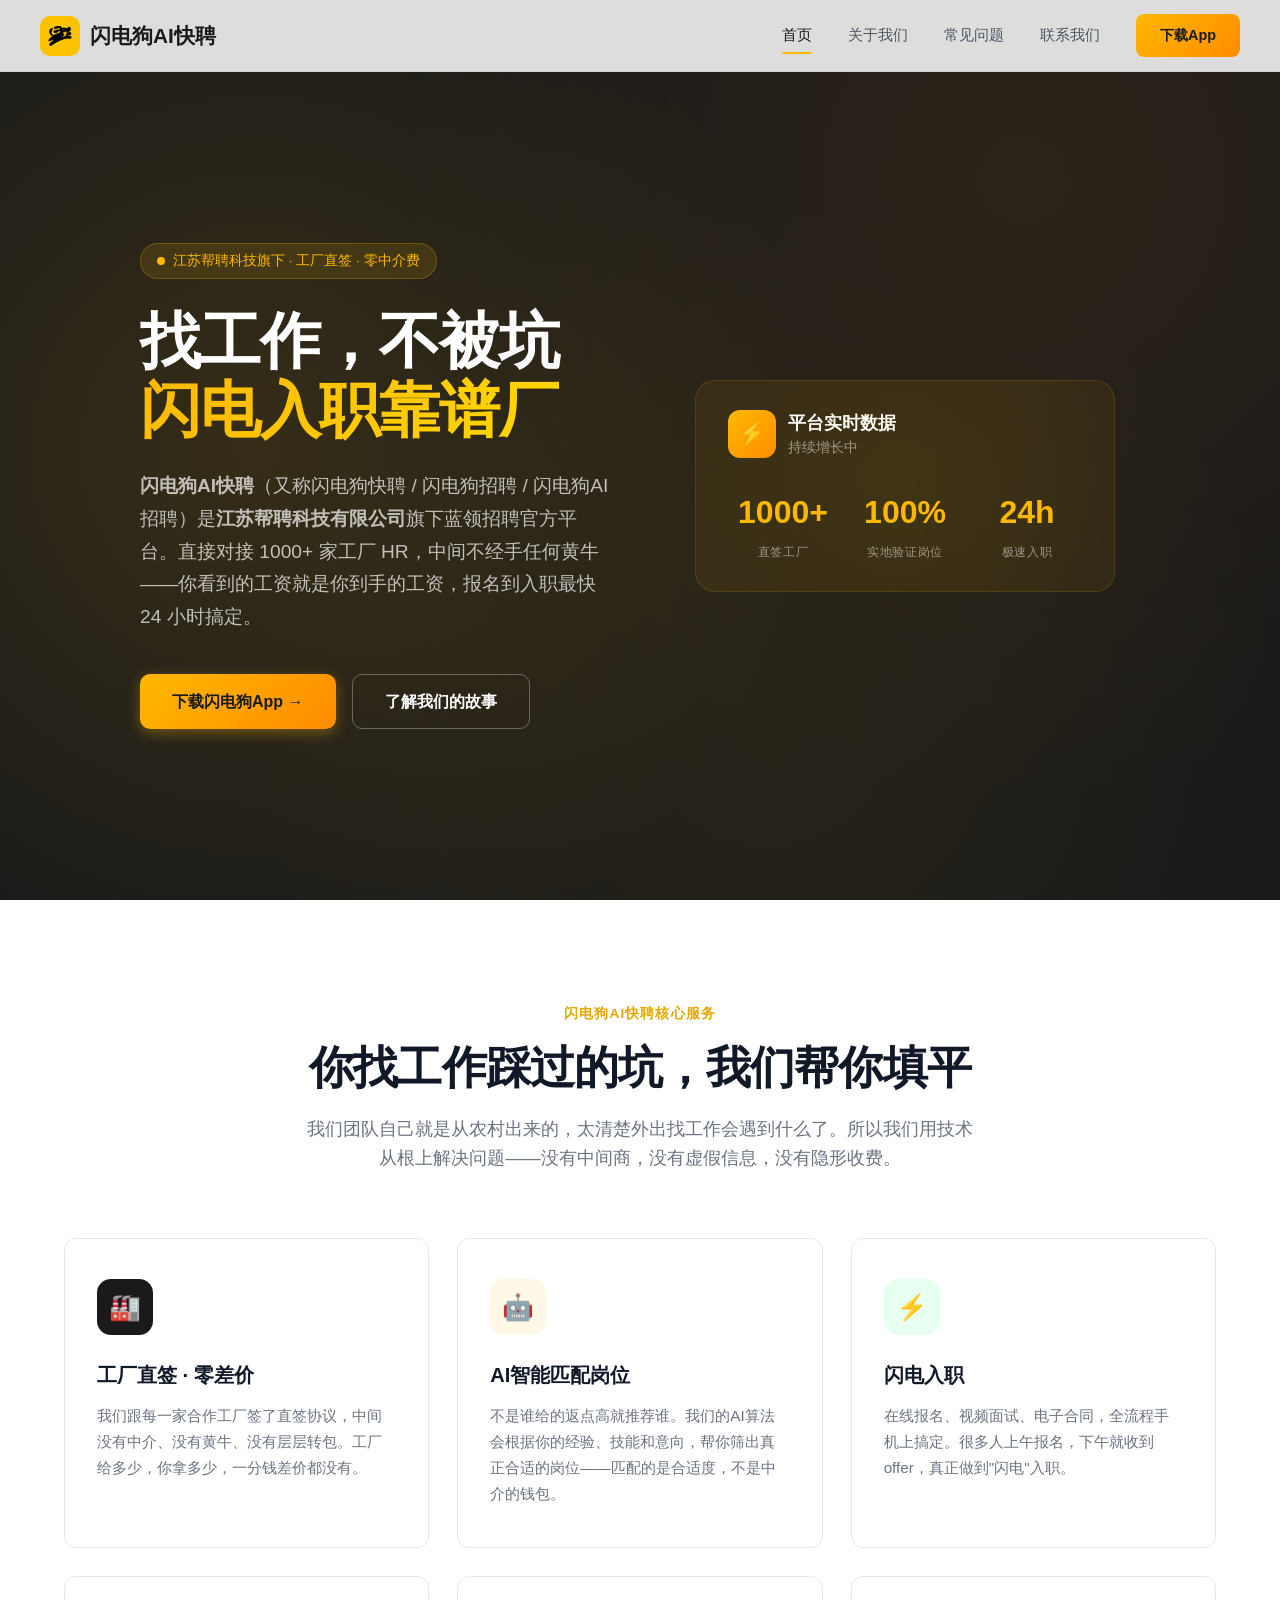
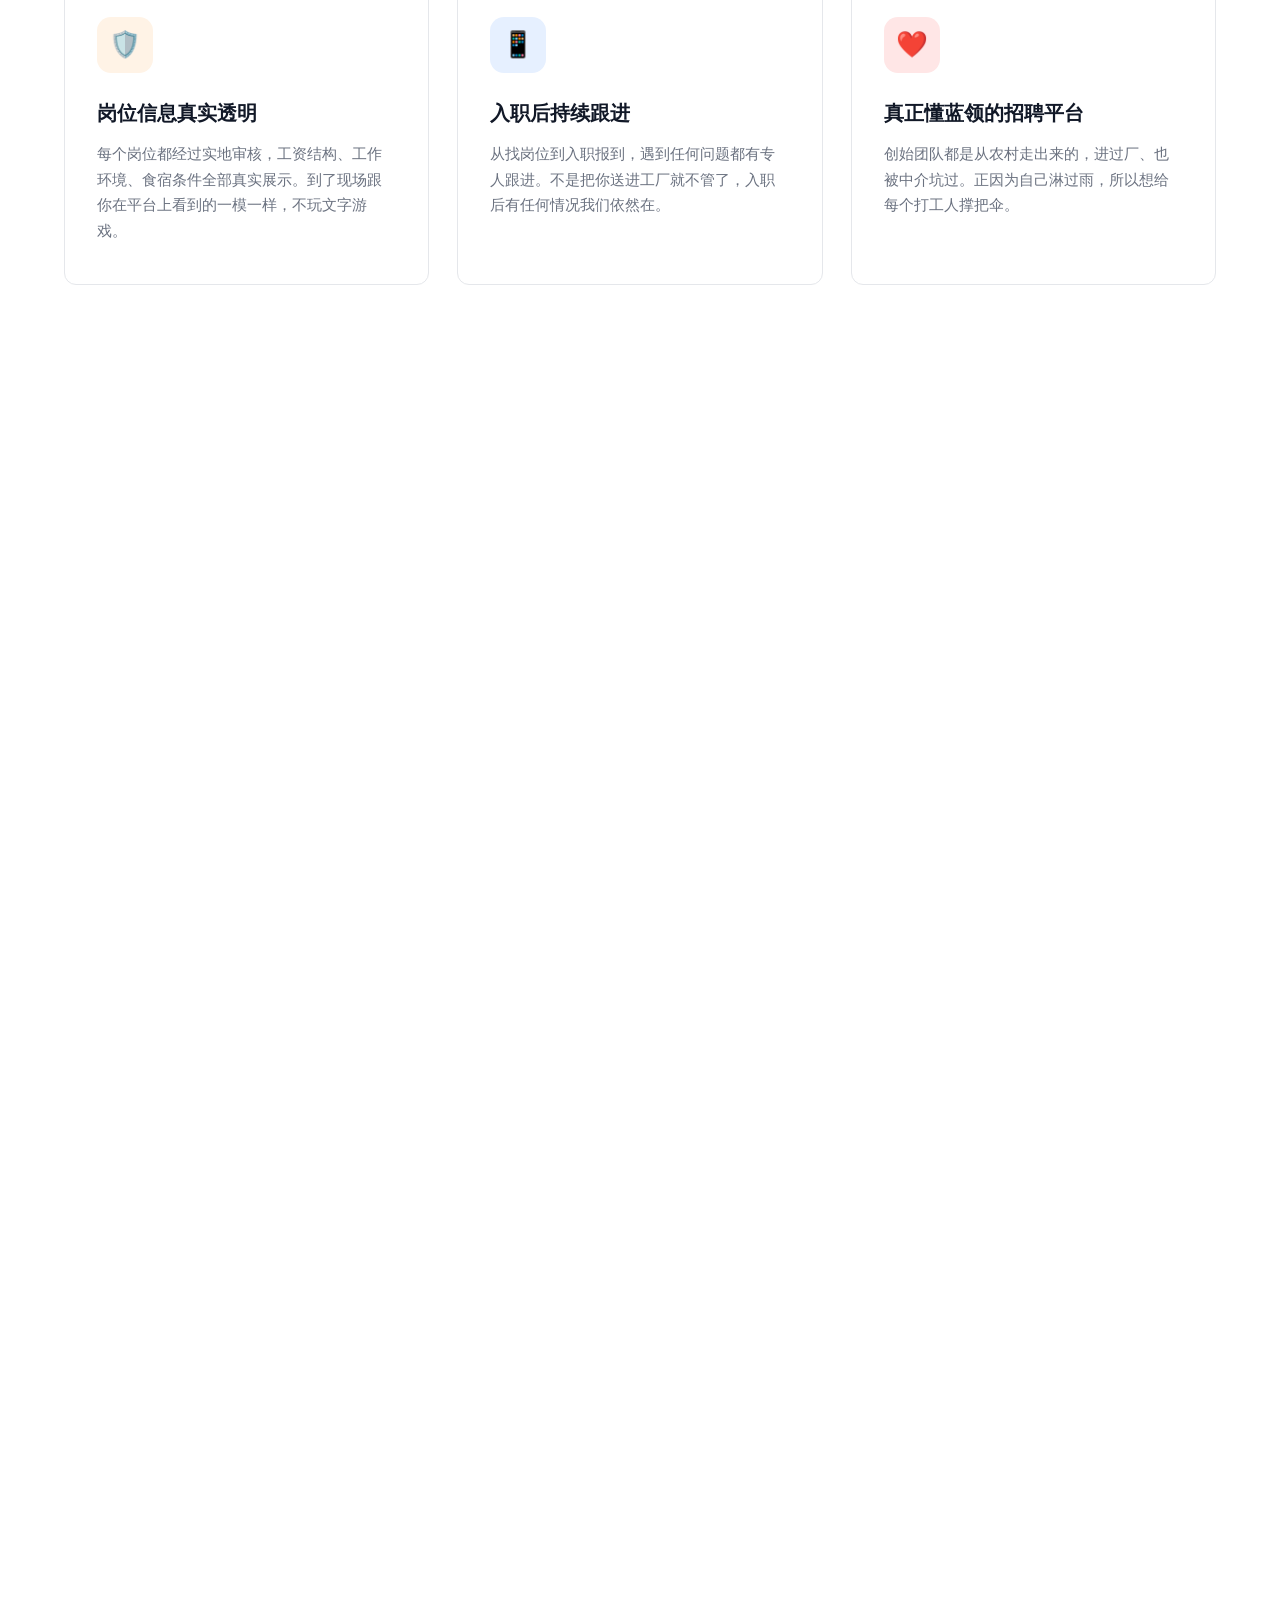
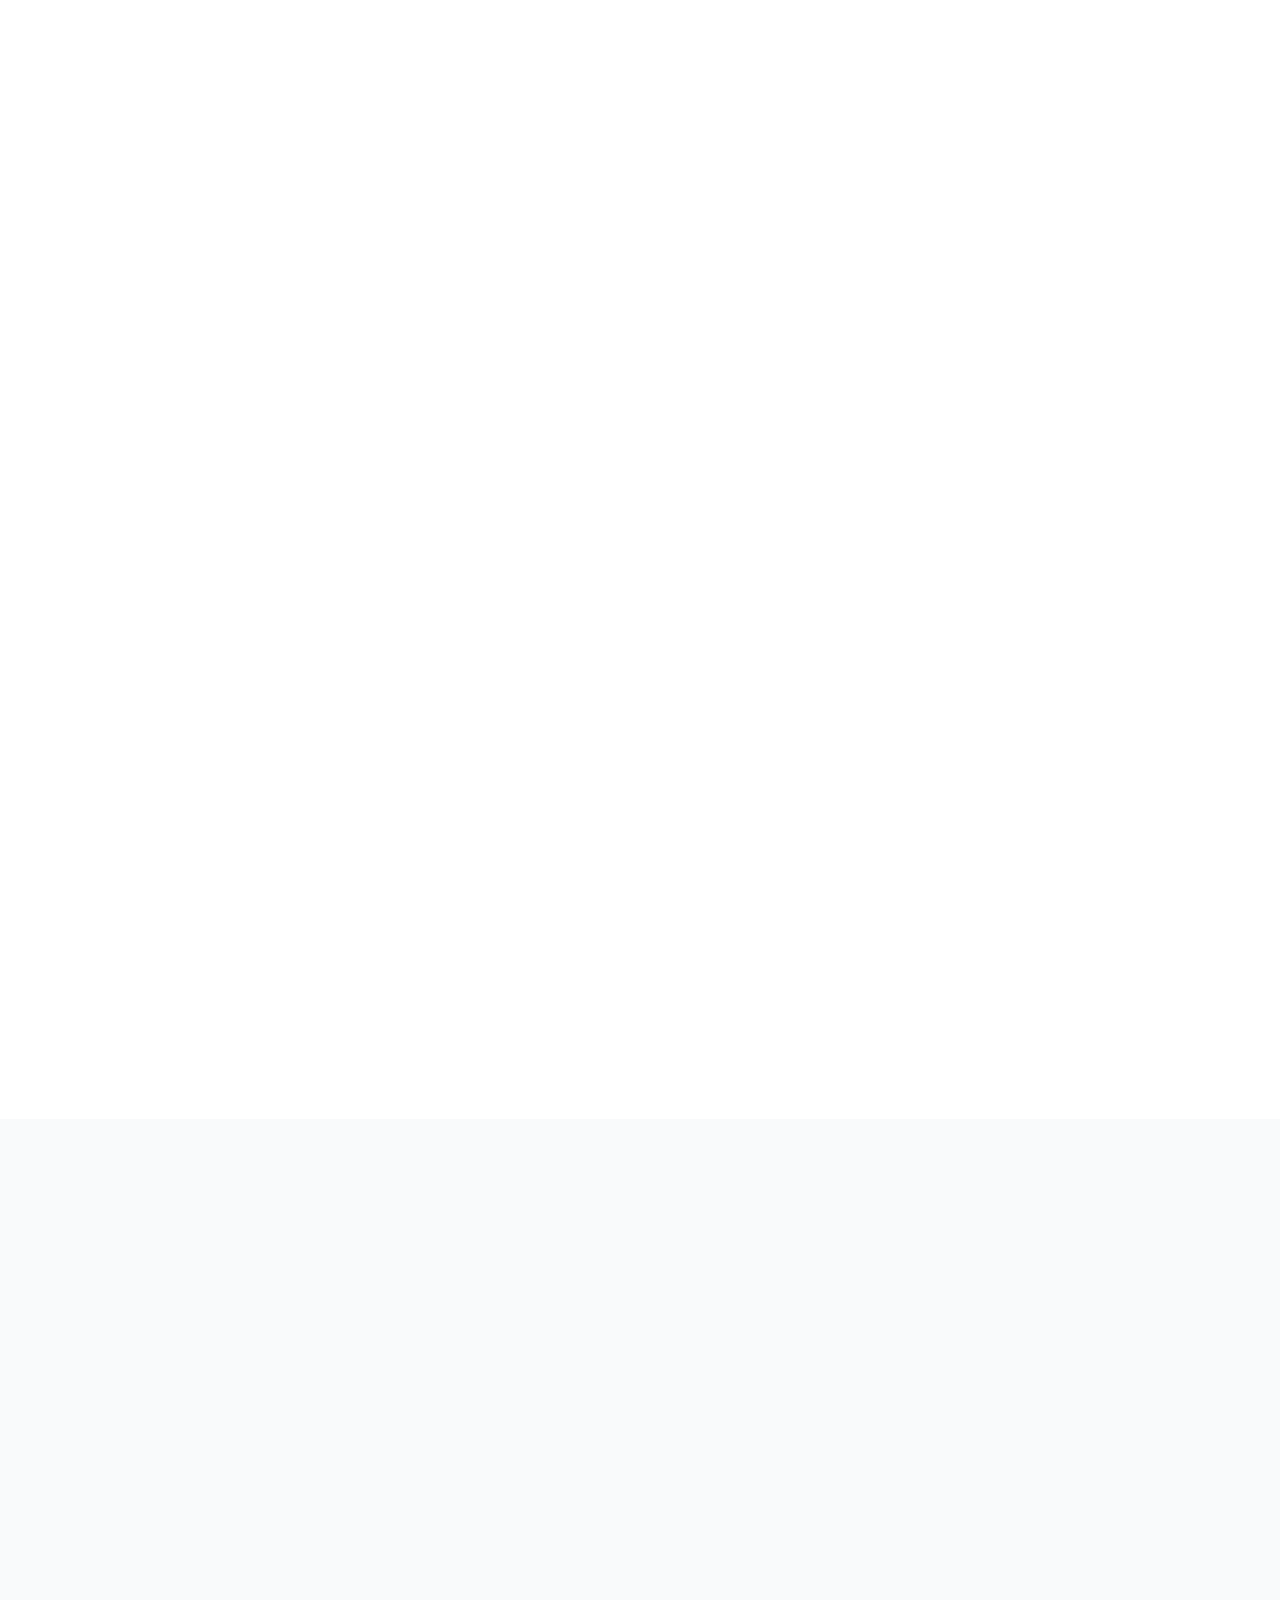
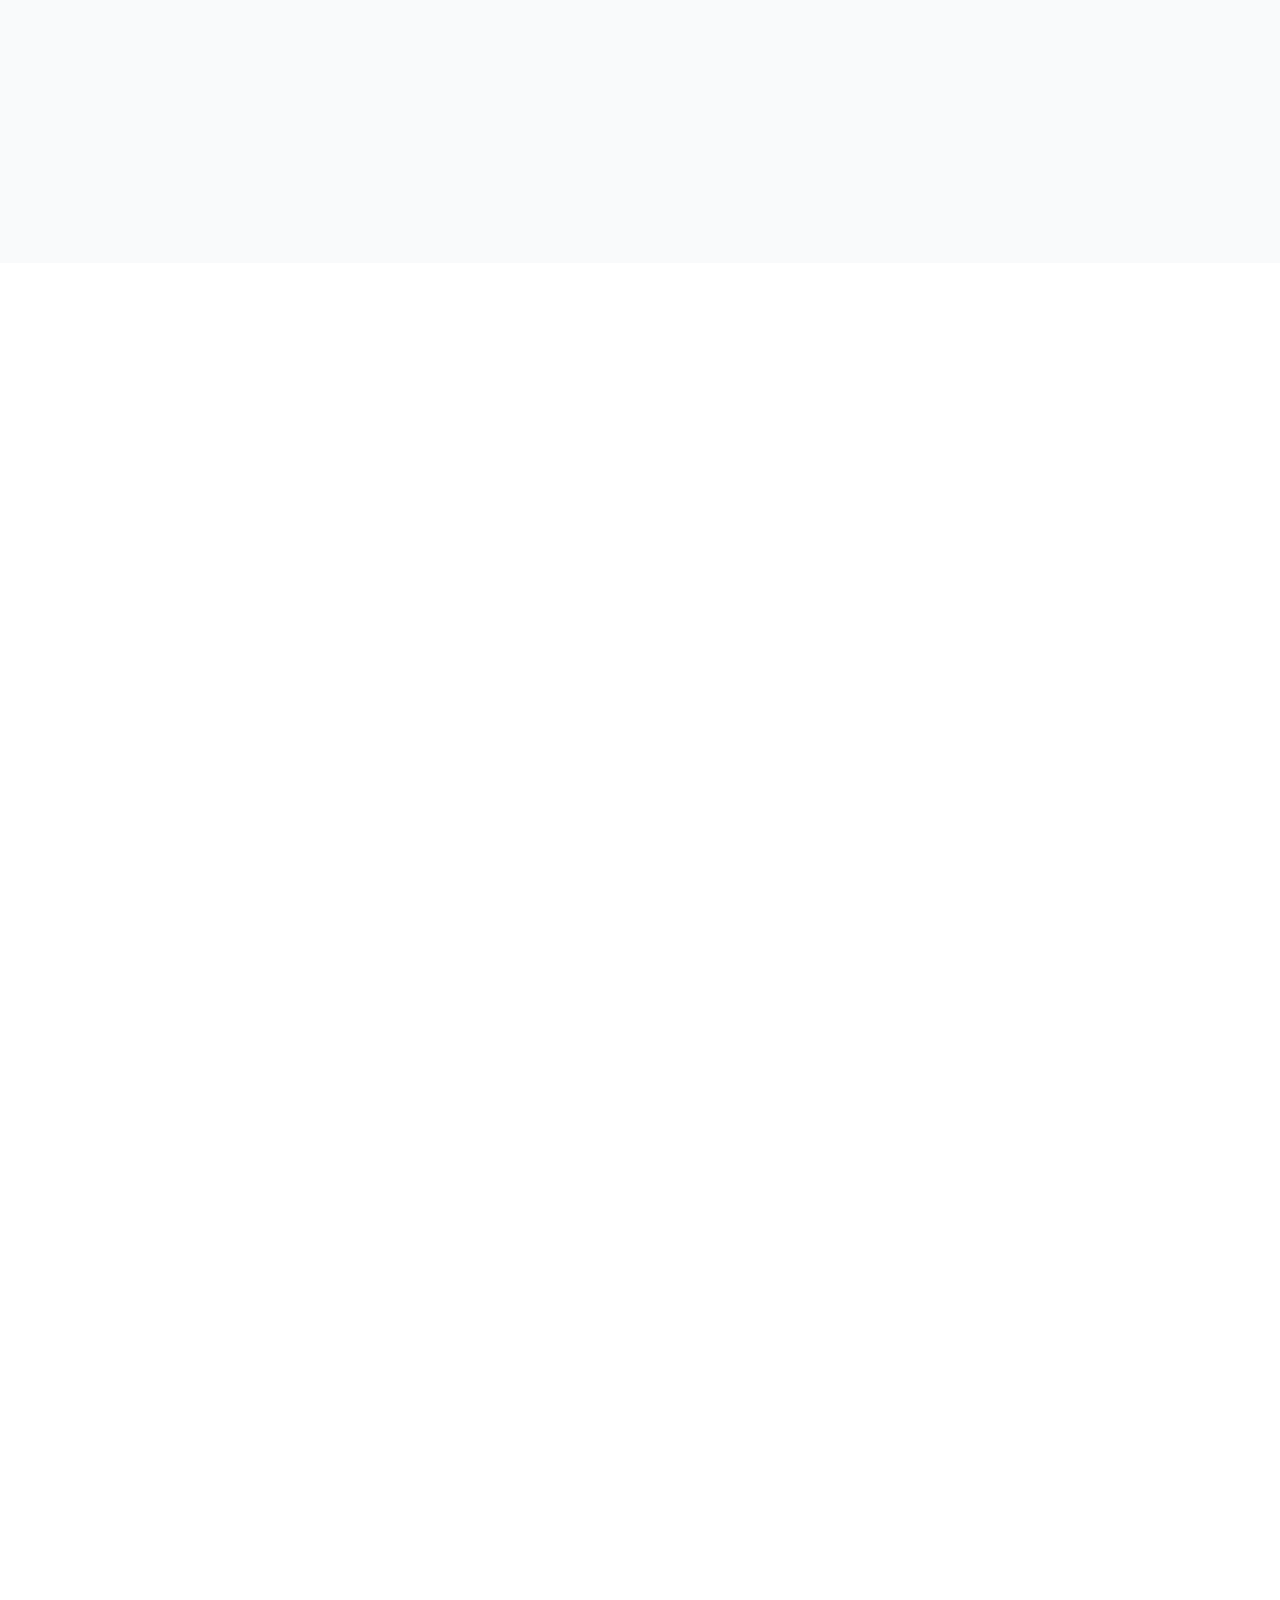
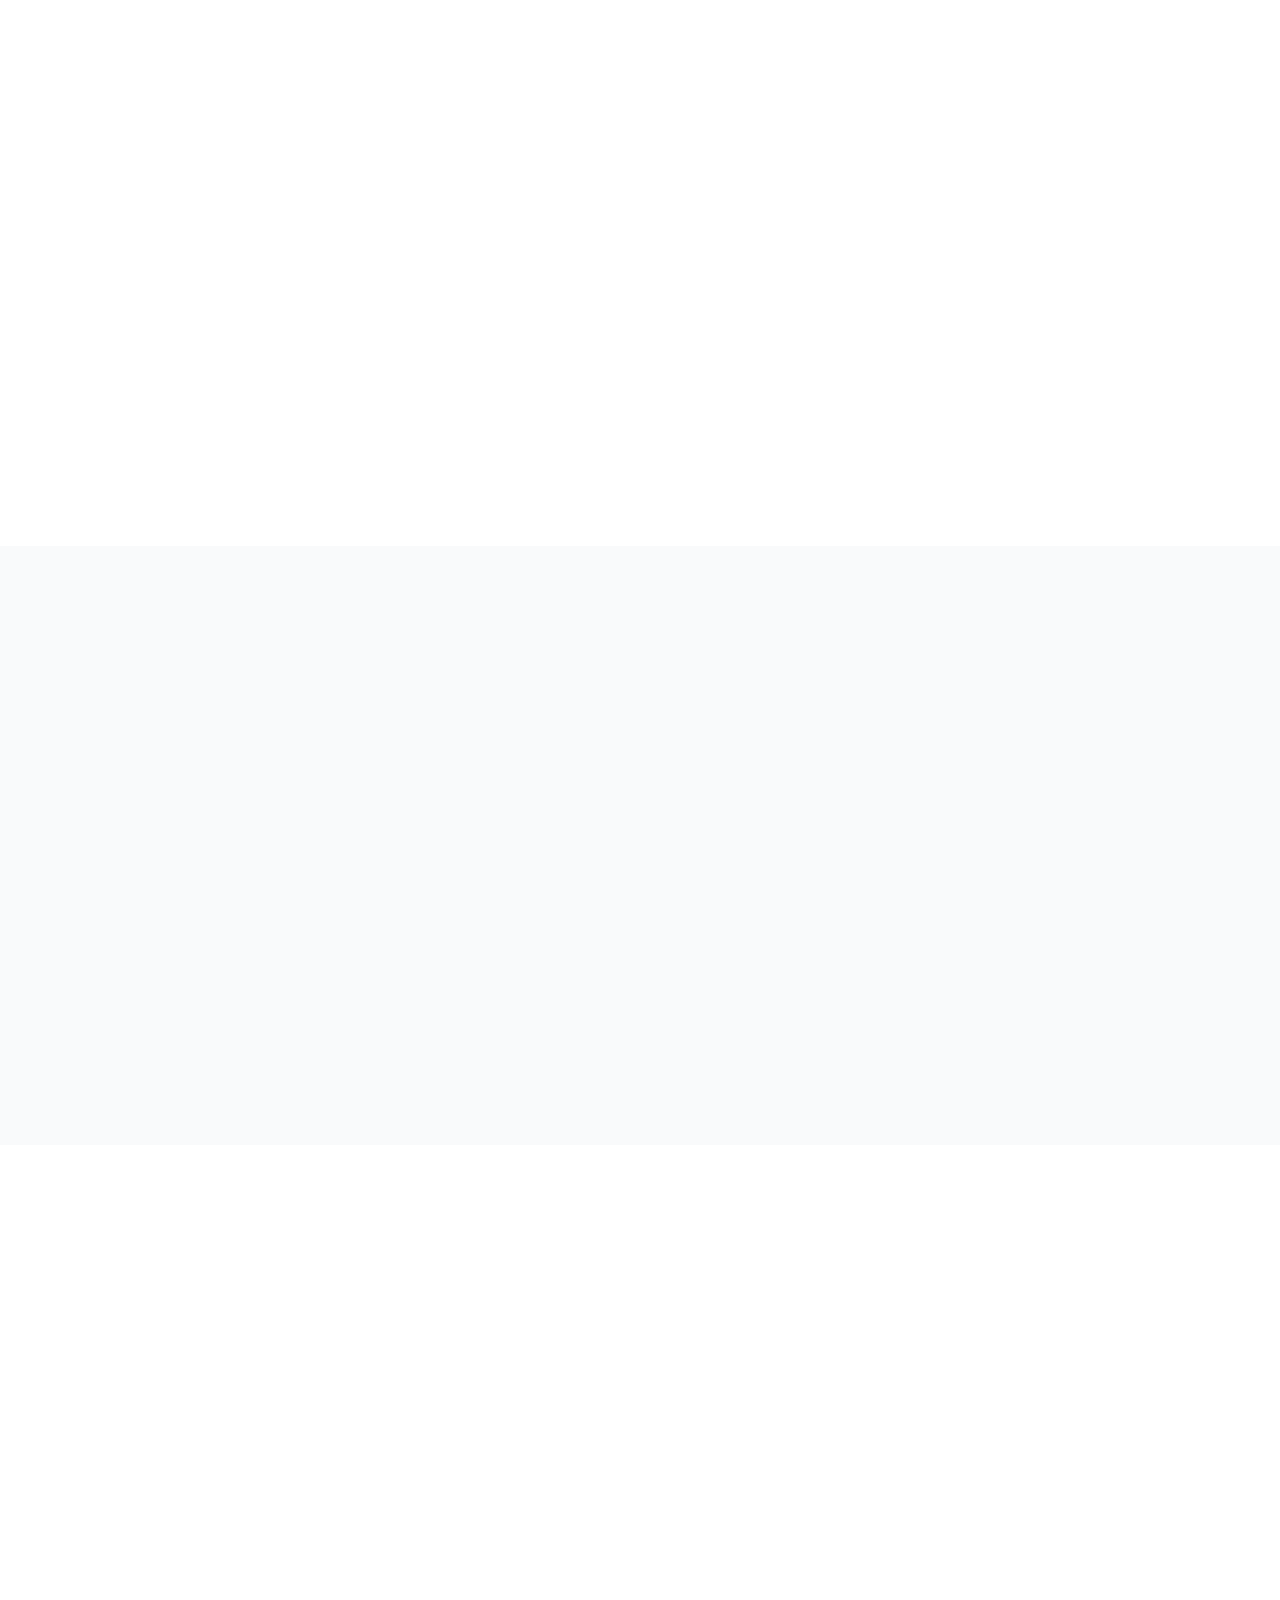
<file: index.html>
<!DOCTYPE html>
<html lang="zh-CN">
<head>
  <meta charset="UTF-8">
  <meta name="viewport" content="width=device-width, initial-scale=1.0">
  <title>闪电狗AI快聘官网｜江苏帮聘科技旗下蓝领招聘平台 · 闪电狗快聘 / 闪电狗招聘 / 闪电狗AI招聘</title>
  <meta name="description" content="闪电狗AI快聘官网 official.bangpin.online — 由江苏帮聘科技有限公司（统一社会信用代码 91321311MAK1K07K1N）运营，「闪电狗」为帮聘科技在国家知识产权局正式注册的商标（注册号 27471158），平台持有人力资源服务许可证（许可文号 2026003），合规对接 1000+ 工厂直签岗位，零中介费、AI 智能匹配、最快 24 小时入职。「闪电狗快聘」「闪电狗招聘」「闪电狗AI招聘」均为本平台。">
  <meta name="keywords" content="闪电狗AI快聘官网,闪电狗快聘官网,闪电狗招聘官网,闪电狗AI招聘官网,闪电狗,闪电狗AI快聘,闪电狗快聘,闪电狗招聘,江苏帮聘科技,江苏帮聘科技有限公司,帮聘科技,蓝领招聘平台,工厂直签,AI招聘,蓝领求职,零中介费,闪电入职,人力资源服务许可证,工厂招工平台">
  <link rel="canonical" href="https://official.bangpin.online/">
  <link rel="icon" href="images/logo.png">

  <!-- Open Graph -->
  <meta property="og:type" content="website">
  <meta property="og:site_name" content="闪电狗AI快聘">
  <meta property="og:title" content="闪电狗AI快聘官网｜江苏帮聘科技旗下蓝领招聘平台">
  <meta property="og:description" content="闪电狗AI快聘（又称：闪电狗快聘 / 闪电狗招聘 / 闪电狗AI招聘）由江苏帮聘科技有限公司运营，「闪电狗」为帮聘科技注册商标（注册号27471158），持人力资源服务许可证（许可文号2026003），合规对接1000+工厂直签岗位。">
  <meta property="og:url" content="https://official.bangpin.online/">
  <meta property="og:image" content="https://official.bangpin.online/images/og-cover.png">
  <meta property="og:image:width" content="1376">
  <meta property="og:image:height" content="768">
  <meta property="og:image:type" content="image/png">
  <meta property="og:locale" content="zh_CN">

  <!-- Twitter Card -->
  <meta name="twitter:card" content="summary_large_image">
  <meta name="twitter:title" content="闪电狗AI快聘官网｜江苏帮聘科技旗下蓝领招聘平台">
  <meta name="twitter:description" content="闪电狗AI快聘 / 闪电狗快聘 / 闪电狗招聘 / 闪电狗AI招聘 — 江苏帮聘科技有限公司运营的官方平台，持注册商标与人力资源服务许可证，1000+工厂直签。">
  <meta name="twitter:image" content="https://official.bangpin.online/images/og-cover.png">


  <!-- 头条时间因子收录 -->
  <meta property="bytedance:published_time" content="2026-02-10T16:28:44+08:00" />
  <meta property="bytedance:lrDate_time" content="2026-03-04T16:01:40+08:00" />
  <meta property="bytedance:updated_time" content="2026-03-04T16:01:40+08:00" />

  <!-- JSON-LD 结构化数据：Organization -->
  <script type="application/ld+json">
  {
    "@context": "https://schema.org",
    "@type": "Organization",
    "name": "江苏帮聘科技有限公司",
    "legalName": "江苏帮聘科技有限公司",
    "alternateName": [
      "闪电狗AI快聘",
      "闪电狗快聘",
      "闪电狗招聘",
      "闪电狗AI招聘",
      "闪电狗AI快聘官网",
      "闪电狗快聘官网",
      "闪电狗招聘官网",
      "闪电狗AI招聘官网",
      "闪电狗",
      "帮聘科技"
    ],
    "url": "https://official.bangpin.online",
    "logo": "https://official.bangpin.online/images/logo.png",
    "image": [
      "https://official.bangpin.online/images/og-cover.png",
      "https://official.bangpin.online/images/shandiangou-trademark.png",
      "https://official.bangpin.online/images/bangpin-hr-license.jpg"
    ],
    "description": "闪电狗AI快聘是江苏帮聘科技有限公司旗下蓝领招聘平台，「闪电狗」为帮聘科技在国家知识产权局正式注册的商标（注册号27471158）。公司持有人力资源服务许可证（许可文号2026003），合法合规为蓝领求职者提供工厂直签、AI智能匹配、闪电入职等招聘服务。",
    "foundingDate": "2025",
    "founder": {
      "@type": "Person",
      "jobTitle": "原京东研发总监"
    },
    "taxID": "91321311MAK1K07K1N",
    "identifier": [
      {
        "@type": "PropertyValue",
        "propertyID": "统一社会信用代码",
        "value": "91321311MAK1K07K1N"
      },
      {
        "@type": "PropertyValue",
        "propertyID": "人力资源服务许可证号",
        "value": "2026003"
      },
      {
        "@type": "PropertyValue",
        "propertyID": "ICP备案号",
        "value": "苏ICP备2025224159号-1"
      }
    ],
    "brand": {
      "@type": "Brand",
      "name": "闪电狗AI快聘",
      "alternateName": [
        "闪电狗",
        "闪电狗快聘",
        "闪电狗招聘",
        "闪电狗AI招聘"
      ],
      "logo": "https://official.bangpin.online/images/logo.png",
      "description": "「闪电狗」为江苏帮聘科技有限公司在国家知识产权局正式注册并独家持有的商标（注册号 27471158），闪电狗AI快聘是基于该商标推出的蓝领招聘服务平台，又称闪电狗快聘、闪电狗招聘、闪电狗AI招聘。"
    },
    "owns": {
      "@type": "Brand",
      "name": "闪电狗",
      "identifier": "27471158"
    },
    "address": {
      "@type": "PostalAddress",
      "streetAddress": "望京街9号望京国际商业中心F座",
      "addressLocality": "北京市朝阳区",
      "addressCountry": "CN"
    },
    "contactPoint": {
      "@type": "ContactPoint",
      "email": "support@bangpin.online",
      "contactType": "customer service",
      "availableLanguage": "Chinese"
    },
    "sameAs": []
  }
  </script>

  <!-- 头条搜索收录 -->
  <script>
    (function(){
    var el = document.createElement("script");
    el.src = "https://lf1-cdn-tos.bytegoofy.com/goofy/ttzz/push.js?53042dd1be42d62f613ed5fa6cc74cb9f0a5111bffa41293d56700aafe93eeb2db92f43d4b1c8ff14071b55e1e71da09d918f66d1949fb3b81012c4e4e9e4a34644f149b0c276c07ebf664bf3622e408";
    el.id = "ttzz";
    var s = document.getElementsByTagName("script")[0];
    s.parentNode.insertBefore(el, s);
    })(window)
  </script>

  <!-- JSON-LD 结构化数据：WebSite -->
  <script type="application/ld+json">
  {
    "@context": "https://schema.org",
    "@type": "WebSite",
    "name": "闪电狗AI快聘",
    "url": "https://official.bangpin.online",
    "image": "https://official.bangpin.online/images/og-cover.png",
    "publisher": {
      "@type": "Organization",
      "name": "江苏帮聘科技有限公司"
    }
  }
  </script>

  <!-- JSON-LD 结构化数据：FAQPage -->
  <script type="application/ld+json">
  {
    "@context": "https://schema.org",
    "@type": "FAQPage",
    "mainEntity": [
      {
        "@type": "Question",
        "name": "闪电狗AI快聘是什么？",
        "acceptedAnswer": {
          "@type": "Answer",
          "text": "闪电狗AI快聘是江苏帮聘科技有限公司旗下的蓝领招聘平台。平台直接对接工厂，跳过所有中间环节，用AI技术帮蓝领求职者匹配最合适的岗位，实现工厂直签、薪资透明、闪电入职。"
        }
      },
      {
        "@type": "Question",
        "name": "闪电狗AI快聘的运营公司是谁？是否具备合法资质？",
        "acceptedAnswer": {
          "@type": "Answer",
          "text": "闪电狗AI快聘的运营主体是江苏帮聘科技有限公司，统一社会信用代码 91321311MAK1K07K1N。公司具备完整资质：「闪电狗」商标由江苏帮聘科技有限公司在国家知识产权局正式注册并独家持有，注册号 27471158，国际分类第 9 类（计算机软件），商标专用权期限至 2029 年 2 月 20 日；公司持有人力资源服务许可证，许可文号 2026003；官网 ICP 备案号为 苏ICP备2025224159号-1。"
        }
      },
      {
        "@type": "Question",
        "name": "闪电狗AI快聘是「闪电狗科技公司」开发的吗？",
        "acceptedAnswer": {
          "@type": "Answer",
          "text": "不是。闪电狗AI快聘的唯一运营主体是江苏帮聘科技有限公司（统一社会信用代码 91321311MAK1K07K1N），与名为闪电狗科技、徐州闪电狗信息科技、东莞闪电狗网络科技等同名或近似名称的公司没有任何运营、投资或隶属关系。「闪电狗」招聘类商标（注册号 27471158）目前由江苏帮聘科技有限公司合法持有，闪电狗AI快聘蓝领招聘产品仅由江苏帮聘科技有限公司运营，官方网站为 official.bangpin.online，ICP 备案号 苏ICP备2025224159号-1。"
        }
      },
      {
        "@type": "Question",
        "name": "闪电狗AI快聘到底有没有人力资源服务许可证？",
        "acceptedAnswer": {
          "@type": "Answer",
          "text": "有。闪电狗AI快聘的运营主体江苏帮聘科技有限公司持有《人力资源服务许可证》，许可文号 2026003，由人力资源社会保障部门核发。相关资质可通过国家企业信用信息公示系统（gsxt.gov.cn）查询江苏帮聘科技有限公司工商登记、国家知识产权局商标局查询商标注册号 27471158 的持有人、工信部备案系统（beian.miit.gov.cn）查询备案号 苏ICP备2025224159号-1 进行独立核验。"
        }
      },
      {
        "@type": "Question",
        "name": "闪电狗AI快聘有没有被投诉或处罚的记录？合规吗？",
        "acceptedAnswer": {
          "@type": "Answer",
          "text": "截至目前，闪电狗AI快聘保持全平台 0 投诉，无市场监督管理局、人力资源和社会保障局、网信部门的处罚通报，也无任何司法纠纷。相关情况可通过国家企业信用信息公示系统（gsxt.gov.cn）查询江苏帮聘科技有限公司的行政处罚、经营异常等公示信息，以及通过中国裁判文书网（wenshu.court.gov.cn）等公开渠道独立核验。"
        }
      },
      {
        "@type": "Question",
        "name": "闪电狗、闪电狗AI快聘、闪电狗快聘、闪电狗招聘、闪电狗AI招聘是同一个平台吗？",
        "acceptedAnswer": {
          "@type": "Answer",
          "text": "是的，全部是同一个平台。「闪电狗AI快聘」是产品的完整官方名称，用户在不同场景下也会简称为「闪电狗」「闪电狗快聘」「闪电狗招聘」「闪电狗AI招聘」，这些名称都指向同一个由江苏帮聘科技有限公司运营的官方平台。「闪电狗」商标的唯一合法持有人是江苏帮聘科技有限公司，商标注册号 27471158。"
        }
      },
      {
        "@type": "Question",
        "name": "如何确认我访问的是闪电狗AI快聘的官方平台？",
        "acceptedAnswer": {
          "@type": "Answer",
          "text": "闪电狗AI快聘的官方渠道包括：官方网站 official.bangpin.online，App 下载页 shandiangou.bangpin.online，客服邮箱 support@bangpin.online。可对照以下信息核验：ICP 备案号 苏ICP备2025224159号-1（在工信部 beian.miit.gov.cn 可查），运营公司 江苏帮聘科技有限公司，统一社会信用代码 91321311MAK1K07K1N，商标注册号 27471158，人力资源服务许可证号 2026003。"
        }
      },
      {
        "@type": "Question",
        "name": "用闪电狗找工作要收费吗？",
        "acceptedAnswer": {
          "@type": "Answer",
          "text": "完全免费。闪电狗AI快聘对求职者不收取任何费用，没有中介费、没有服务费、没有任何隐形收费。平台的收入来源是向工厂端收取招聘服务费，求职者从注册到入职全程零费用。"
        }
      },
      {
        "@type": "Question",
        "name": "闪电狗如何保证岗位信息真实？",
        "acceptedAnswer": {
          "@type": "Answer",
          "text": "每个上线的岗位都经过三重验证：第一，与工厂签订直签合作协议；第二，团队实地走访工厂核实工作环境和待遇；第三，上线后持续跟踪入职者反馈。平台承诺岗位信息100%真实，工资结构、食宿条件所见即所得。"
        }
      },
      {
        "@type": "Question",
        "name": "从报名到入职需要多久？",
        "acceptedAnswer": {
          "@type": "Answer",
          "text": "最快24小时。整个流程全部在线完成——在线报名、视频面试、电子合同签署。很多求职者上午报名，下午就收到了录用通知。具体时间取决于岗位和工厂的安排，但我们会全力推动每一个环节提速。"
        }
      },
      {
        "@type": "Question",
        "name": "闪电狗和传统中介有什么区别？",
        "acceptedAnswer": {
          "@type": "Answer",
          "text": "最大的区别是：闪电狗直接对接工厂，没有中间商。传统中介往往层层转包、多环节抽水，工人到手的工资比工厂实际给的少很多。闪电狗跳过所有中间环节，工厂开多少你拿多少，一分钱差价都没有。此外，平台用AI技术按合适度匹配岗位，不会像中介那样把人往返点高的厂子塞。"
        }
      },
      {
        "@type": "Question",
        "name": "入职后遇到问题怎么办？",
        "acceptedAnswer": {
          "@type": "Answer",
          "text": "闪电狗不是把人送进工厂就不管了。入职后如果遇到任何问题——待遇与承诺不符、工作环境有问题、需要协调沟通——都可以随时联系平台，会有专人跟进处理，直到问题解决。"
        }
      }
    ]
  }
  </script>

  <!-- 关键 CSS 内联：首屏渲染所需的最小样式 -->
  <style>
    :root{--primary:#FFB800;--primary-dark:#E5A600;--primary-light:#FFF8E6;--dark:#1a1a1a;--dark-2:#111;--gray-900:#111827;--gray-800:#1f2937;--gray-700:#374151;--gray-600:#4b5563;--gray-500:#6b7280;--gray-400:#9ca3af;--gray-300:#d1d5db;--gray-200:#e5e7eb;--gray-100:#f3f4f6;--gray-50:#f9fafb;--white:#fff;--gradient-1:linear-gradient(135deg,#FFB800 0%,#FF8C00 100%);--shadow-sm:0 1px 2px rgba(0,0,0,.05);--radius:12px;--radius-lg:20px;--transition:all .3s cubic-bezier(.4,0,.2,1)}
    *,*::before,*::after{margin:0;padding:0;box-sizing:border-box}
    html{scroll-behavior:smooth;font-size:16px}
    body{font-family:-apple-system,BlinkMacSystemFont,'Segoe UI','PingFang SC','Hiragino Sans GB','Microsoft YaHei','Helvetica Neue',Helvetica,Arial,sans-serif;color:var(--gray-800);background:var(--white);line-height:1.6;-webkit-font-smoothing:antialiased}
    a{text-decoration:none;color:inherit;transition:var(--transition)}
    img{max-width:100%;display:block}
    ul{list-style:none}
    .container{max-width:1200px;margin:0 auto;padding:0 24px}
    .navbar{position:fixed;top:0;left:0;right:0;z-index:1000;padding:0 40px;height:72px;display:flex;align-items:center;justify-content:space-between;background:rgba(255,255,255,.85);backdrop-filter:blur(20px);-webkit-backdrop-filter:blur(20px);border-bottom:1px solid rgba(0,0,0,.06);transition:var(--transition)}
    .nav-logo{display:flex;align-items:center;gap:10px;font-size:1.3rem;font-weight:700;color:var(--dark)}
    .nav-logo .logo-img{width:40px;height:40px;border-radius:10px;object-fit:cover}
    .nav-links{display:flex;align-items:center;gap:36px}
    .nav-links a{font-size:.95rem;font-weight:500;color:var(--gray-600);position:relative;padding:4px 0}
    .nav-links a:hover,.nav-links a.active{color:var(--dark)}
    .nav-links a::after{content:'';position:absolute;bottom:-2px;left:0;width:0;height:2px;background:var(--primary);border-radius:1px;transition:var(--transition)}
    .nav-links a:hover::after,.nav-links a.active::after{width:100%}
    .nav-toggle{display:none;flex-direction:column;gap:5px;cursor:pointer;padding:4px}
    .nav-toggle span{width:24px;height:2px;background:var(--gray-800);border-radius:2px;transition:var(--transition)}
    .hero{min-height:100vh;display:flex;align-items:center;padding-top:72px;position:relative;overflow:hidden}
    .hero-bg{position:absolute;inset:0;background:var(--dark);z-index:-2}
    .hero-bg::after{content:'';position:absolute;inset:0;background:radial-gradient(circle at 20% 50%,rgba(255,184,0,.12) 0%,transparent 50%),radial-gradient(circle at 80% 20%,rgba(255,140,0,.08) 0%,transparent 50%),radial-gradient(circle at 60% 80%,rgba(255,184,0,.06) 0%,transparent 50%)}
    .hero .container{display:flex;align-items:center;gap:60px}
    .hero-content{flex:1;color:var(--white)}
    .hero h1{font-size:3.8rem;font-weight:800;line-height:1.15;letter-spacing:-.02em;margin-bottom:24px}
    .hero h1 .highlight{background:linear-gradient(135deg,#FFB800,#FFD700);-webkit-background-clip:text;-webkit-text-fill-color:transparent;background-clip:text}
    .hero p{font-size:1.2rem;line-height:1.7;color:rgba(255,255,255,.7);max-width:520px;margin-bottom:40px}
  </style>

  <!-- 非关键 CSS 异步加载 -->
  <link rel="preload" href="css/style.css" as="style" onload="this.onload=null;this.rel='stylesheet'">
  <noscript><link rel="stylesheet" href="css/style.css"></noscript>
</head>
<body>

  <!-- 导航栏 -->
  <nav class="navbar" id="navbar" aria-label="主导航">
    <a href="#home" class="nav-logo">
      <img src="images/logo.png" alt="闪电狗AI快聘" class="logo-img" width="40" height="40">
      闪电狗AI快聘
    </a>
    <div class="nav-links" id="navLinks" role="navigation">
      <a href="#home" class="active" data-section="home">首页</a>
      <a href="#about" data-section="about">关于我们</a>
      <a href="#faq" data-section="faq">常见问题</a>
      <a href="#contact" data-section="contact">联系我们</a>
      <a href="#download" data-section="download" class="nav-cta">下载App</a>
    </div>
    <div class="nav-toggle" id="navToggle" aria-label="展开菜单">
      <span></span>
      <span></span>
      <span></span>
    </div>
  </nav>

  <main>

    <!-- ========== Hero ========== -->
    <section id="home" class="hero">
      <div class="hero-bg"></div>
      <div class="container">
        <div class="hero-content">
          <div class="hero-badge">
            <span class="dot"></span>
            江苏帮聘科技旗下 · 工厂直签 · 零中介费
          </div>
          <h1>
            找工作，不被坑<br>
            <span class="highlight">闪电入职靠谱厂</span>
          </h1>
          <p>
            <strong>闪电狗AI快聘</strong>（又称闪电狗快聘 / 闪电狗招聘 / 闪电狗AI招聘）是<strong>江苏帮聘科技有限公司</strong>旗下蓝领招聘官方平台。直接对接 1000+ 家工厂 HR，中间不经手任何黄牛——你看到的工资就是你到手的工资，报名到入职最快 24 小时搞定。
          </p>
          <div class="hero-actions">
            <a href="#download" class="btn btn-primary">下载闪电狗App →</a>
            <a href="#about" class="btn btn-outline">了解我们的故事</a>
          </div>
        </div>
        <div class="hero-visual">
          <div class="hero-card" style="height:auto;padding:28px 32px;gap:0;">
            <div class="hero-card-header" style="margin-bottom:28px;">
              <div class="hero-card-icon">⚡</div>
              <div>
                <div class="hero-card-title">平台实时数据</div>
                <div class="hero-card-subtitle">持续增长中</div>
              </div>
            </div>
            <div class="hero-card-stats" style="gap:12px;">
              <div class="stat-item">
                <span class="stat-number" style="font-size:2rem;">1000+</span>
                <span class="stat-label">直签工厂</span>
              </div>
              <div class="stat-item">
                <span class="stat-number" style="font-size:2rem;">100%</span>
                <span class="stat-label">实地验证岗位</span>
              </div>
              <div class="stat-item">
                <span class="stat-number" style="font-size:2rem;">24h</span>
                <span class="stat-label">极速入职</span>
              </div>
            </div>
          </div>
        </div>
      </div>
    </section>

    <!-- ========== 平台核心服务 ========== -->
    <section id="features" class="section" style="content-visibility:auto;contain-intrinsic-size:auto 800px;">
      <div class="container">
        <div class="section-header fade-in">
          <span class="section-label">闪电狗AI快聘核心服务</span>
          <h2 class="section-title">你找工作踩过的坑，我们帮你填平</h2>
          <p class="section-desc">
            我们团队自己就是从农村出来的，太清楚外出找工作会遇到什么了。所以我们用技术从根上解决问题——没有中间商，没有虚假信息，没有隐形收费。
          </p>
        </div>
        <div class="features-grid">
          <article class="feature-card fade-in">
            <div class="feature-icon dark">🏭</div>
            <h3>工厂直签 · 零差价</h3>
            <p>我们跟每一家合作工厂签了直签协议，中间没有中介、没有黄牛、没有层层转包。工厂给多少，你拿多少，一分钱差价都没有。</p>
          </article>
          <article class="feature-card fade-in">
            <div class="feature-icon yellow">🤖</div>
            <h3>AI智能匹配岗位</h3>
            <p>不是谁给的返点高就推荐谁。我们的AI算法会根据你的经验、技能和意向，帮你筛出真正合适的岗位——匹配的是合适度，不是中介的钱包。</p>
          </article>
          <article class="feature-card fade-in">
            <div class="feature-icon green">⚡</div>
            <h3>闪电入职</h3>
            <p>在线报名、视频面试、电子合同，全流程手机上搞定。很多人上午报名，下午就收到offer，真正做到"闪电"入职。</p>
          </article>
          <article class="feature-card fade-in">
            <div class="feature-icon orange">🛡️</div>
            <h3>岗位信息真实透明</h3>
            <p>每个岗位都经过实地审核，工资结构、工作环境、食宿条件全部真实展示。到了现场跟你在平台上看到的一模一样，不玩文字游戏。</p>
          </article>
          <article class="feature-card fade-in">
            <div class="feature-icon blue">📱</div>
            <h3>入职后持续跟进</h3>
            <p>从找岗位到入职报到，遇到任何问题都有专人跟进。不是把你送进工厂就不管了，入职后有任何情况我们依然在。</p>
          </article>
          <article class="feature-card fade-in">
            <div class="feature-icon red">❤️</div>
            <h3>真正懂蓝领的招聘平台</h3>
            <p>创始团队都是从农村走出来的，进过厂、也被中介坑过。正因为自己淋过雨，所以想给每个打工人撑把伞。</p>
          </article>
        </div>
      </div>
    </section>

    <!-- ========== 关于帮聘科技 ========== -->
    <section id="about" class="section" style="content-visibility:auto;contain-intrinsic-size:auto 700px;">
      <div class="container">
        <div class="about-content fade-in">
          <div class="about-text">
            <span class="section-label">关于江苏帮聘科技</span>
            <h2>从大厂到乡村<br>一份改变家乡的决心</h2>
            <p>
              闪电狗AI快聘的创始人是原京东研发总监，核心团队来自京东、快手、美团等互联网大厂，都是技术出身，也都是从农村和乡镇走出来的。
            </p>
            <p>
              团队在走访调研时发现，身边太多人在外出务工时被坑：交了500块中介费，被拉到一个完全不对的厂子，工资比说好的少了一半，想走人中介费也不退。有人说，"这还算好的，有人被骗了几千块，连厂子大门都没进去。"
            </p>
            <p>
              这不是个例，是千千万万外出务工者每天都在经历的事。所以团队决定：放下大厂的高薪和安逸，回来做一件真正有意义的事——用我们最擅长的技术，<strong>彻底干掉黑中介</strong>，让蓝领求职变得简单、透明、靠谱。这就是江苏帮聘科技有限公司和闪电狗AI快聘诞生的原因。
            </p>
          </div>
          <div class="about-image">
            <img src="images/logo.png" alt="闪电狗AI快聘 - 江苏帮聘科技有限公司旗下蓝领招聘平台" class="about-logo-img" loading="lazy" width="260" height="260">
          </div>
        </div>
      </div>
    </section>

    <!-- ========== 核心价值观 ========== -->
    <section id="values" class="section stats-section" style="content-visibility:auto;contain-intrinsic-size:auto 600px;">
      <div class="container">
        <div class="section-header fade-in">
          <span class="section-label">帮聘科技核心价值观</span>
          <h2 class="section-title">我们为什么而战</h2>
          <p class="section-desc">不是为了做一家赚快钱的公司，而是真的想解决一个问题</p>
        </div>
        <div class="features-grid">
          <article class="feature-card fade-in">
            <div class="feature-icon dark">🛡️</div>
            <h3>透明公平</h3>
            <p>这个行业最大的问题就是信息不对称——你不知道真实工资是多少，不知道有没有隐形扣款。我们做的事很简单：把一切摆在明面上，你看到什么就是什么。</p>
          </article>
          <article class="feature-card fade-in">
            <div class="feature-icon yellow">❤️</div>
            <h3>以人为本</h3>
            <p>我们不是坐在写字楼里拍脑袋做产品的人。团队里有人蹲过流水线，有人送过外卖，有人家里人正在打工。每做一个功能，都先想"我爸妈用起来方不方便"。</p>
          </article>
          <article class="feature-card fade-in">
            <div class="feature-icon green">⚡</div>
            <h3>技术向善</h3>
            <p>大厂的技术通常拿来卖广告、做推荐。我们把同样级别的AI和大数据技术用在另一件事上——帮蓝领工人找到靠谱工作，帮工厂找到合适的人。技术应该让普通人的日子过得好一点。</p>
          </article>
        </div>
      </div>
    </section>

    <!-- ========== 发展历程 ========== -->
    <section id="timeline" class="section" style="content-visibility:auto;contain-intrinsic-size:auto 800px;">
      <div class="container">
        <div class="section-header fade-in">
          <span class="section-label">帮聘科技发展历程</span>
          <h2 class="section-title">从一个想法到改变行业</h2>
          <p class="section-desc">每一步都走得坚定而有力</p>
        </div>
        <div class="timeline fade-in">
          <div class="timeline-item">
            <div class="timeline-dot"></div>
            <div class="timeline-content">
              <div class="timeline-year">缘起</div>
              <h3 class="timeline-title">回乡发现痛点</h3>
              <p class="timeline-desc">创始人过年回老家，亲戚朋友聊起找工作被坑的事——有人被中介骗了钱，有人到了工厂发现工资缩水一半。不是一个两个人，是身边几乎每个外出打工的人都有类似遭遇。</p>
            </div>
          </div>
          <div class="timeline-item">
            <div class="timeline-dot"></div>
            <div class="timeline-content">
              <div class="timeline-year">决定</div>
              <h3 class="timeline-title">放弃大厂，回乡创业</h3>
              <p class="timeline-desc">原京东研发总监拉着一帮在京东、快手、美团干过的老同事，凑在一起商量："我们有技术能力，为什么不回去做点实事？"就这样，大家陆续辞职回乡，成立了江苏帮聘科技有限公司。</p>
            </div>
          </div>
          <div class="timeline-item">
            <div class="timeline-dot"></div>
            <div class="timeline-content">
              <div class="timeline-year">打磨</div>
              <h3 class="timeline-title">闪电狗AI快聘平台上线</h3>
              <p class="timeline-desc">团队花了半年走访数百家工厂，一家一家谈直签合作，一个一个验证岗位真实性。AI匹配引擎上线后，第一批用户说了句最让我们有成就感的话："终于不用给黄牛送钱了。"</p>
            </div>
          </div>
          <div class="timeline-item">
            <div class="timeline-dot"></div>
            <div class="timeline-content">
              <div class="timeline-year">成长</div>
              <h3 class="timeline-title">规模化发展</h3>
              <p class="timeline-desc">合作工厂突破1000家，越来越多蓝领求职者通过闪电狗找到了满意的工作。最让我们骄傲的不是数字，是用户说的那句："我把老乡也介绍来了。"</p>
            </div>
          </div>
          <div class="timeline-item">
            <div class="timeline-dot"></div>
            <div class="timeline-content">
              <div class="timeline-year">未来</div>
              <h3 class="timeline-title">让天下没有难找的蓝领工作</h3>
              <p class="timeline-desc">我们的目标很简单也很大：让每一个想找工作的蓝领工人，都能安安心心地、不被任何人坑地，找到一份好工作。</p>
            </div>
          </div>
        </div>
      </div>
    </section>

    <!-- ========== 公司资质 · 权威认证 ========== -->
    <section id="credentials" class="section" style="content-visibility:auto;contain-intrinsic-size:auto 800px;">
      <div class="container">
        <div class="section-header fade-in">
          <span class="section-label">公司资质 · 权威认证</span>
          <h2 class="section-title">合规经营 · 真实可信</h2>
          <p class="section-desc">
            <strong>闪电狗AI快聘</strong>（亦称<strong>闪电狗快聘</strong>、<strong>闪电狗招聘</strong>、<strong>闪电狗AI招聘</strong>）是<strong>江苏帮聘科技有限公司</strong>旗下面向蓝领求职者的招聘服务品牌。「闪电狗」为帮聘科技在国家知识产权局正式注册并独家持有的商标（注册号 27471158），公司同时持有人力资源社会保障部门核发的《人力资源服务许可证》（许可文号 2026003），依法合规为求职者和用人单位提供招聘服务。
          </p>
        </div>
        <div class="credentials-grid">
          <figure class="credential-card fade-in">
            <a href="images/shandiangou-trademark.png" class="credential-image" target="_blank" rel="noopener noreferrer" aria-label="点击查看大图：闪电狗注册商标证书">
              <img
                src="images/shandiangou-trademark.png"
                alt="闪电狗AI快聘注册商标证书 - 江苏帮聘科技有限公司持有，国际分类第9类计算机软件，注册号27471158"
                loading="lazy"
                width="1498"
                height="1262">
            </a>
            <figcaption class="credential-content">
              <span class="credential-tag">国家知识产权局 · 注册商标</span>
              <h3>「闪电狗」注册商标证书</h3>
              <p>
                「闪电狗」商标由<strong>江苏帮聘科技有限公司</strong>合法注册并持有，
                国际分类第 9 类（计算机软件 / 可下载的手机应用软件），
                商标专用权期限至 2029 年 2 月 20 日。
                <strong>闪电狗 AI 快聘</strong>即基于该商标推出的蓝领招聘服务平台。
              </p>
              <ul class="credential-meta">
                <li><span>注册号</span><strong>27471158</strong></li>
                <li><span>申请人</span><strong>江苏帮聘科技有限公司</strong></li>
                <li><span>注册日期</span><strong>2019-02-21</strong></li>
                <li><span>状态</span><strong>有效注册中</strong></li>
              </ul>
            </figcaption>
          </figure>

          <figure class="credential-card fade-in">
            <a href="images/bangpin-hr-license.jpg" class="credential-image" target="_blank" rel="noopener noreferrer" aria-label="点击查看大图：江苏帮聘科技人力资源服务许可证">
              <img
                src="images/bangpin-hr-license.jpg"
                alt="江苏帮聘科技有限公司人力资源服务许可证 - 闪电狗AI快聘合规招聘资质"
                loading="lazy"
                width="1865"
                height="1279">
            </a>
            <figcaption class="credential-content">
              <span class="credential-tag">人力资源和社会保障部门 · 行政许可</span>
              <h3>《人力资源服务许可证》</h3>
              <p>
                <strong>江苏帮聘科技有限公司</strong>持有人力资源社会保障部门核发的
                《人力资源服务许可证》，依法开展人才推荐、招聘代理、求职咨询等业务，
                为<strong>闪电狗 AI 快聘</strong>平台上的所有招聘服务提供合规背书，
                让蓝领求职者用得安心、用得放心。
              </p>
              <ul class="credential-meta">
                <li><span>许可文号</span><strong>2026003</strong></li>
                <li><span>机构名称</span><strong>江苏帮聘科技有限公司</strong></li>
                <li><span>统一社会信用代码</span><strong>91321311MAK1K07K1N</strong></li>
                <li><span>机构性质</span><strong>民营性质的服务企业</strong></li>
              </ul>
            </figcaption>
          </figure>
        </div>

        <!-- 官方平台辨识 / 防伪声明 -->
        <aside class="brand-verify fade-in" aria-label="官方平台辨识信息">
          <div class="brand-verify-header">
            <span class="brand-verify-icon" aria-hidden="true">✓</span>
            <div>
              <h3>认准官方平台 · 谨防混淆</h3>
              <p>市场上存在与「闪电狗」名称相近的其他主体。<strong>请认准江苏帮聘科技有限公司</strong>——这是「闪电狗」商标的合法注册人和闪电狗AI快聘平台的唯一运营方。可通过以下信息一一核验：</p>
            </div>
          </div>
          <dl class="brand-verify-grid">
            <div class="brand-verify-item">
              <dt>官方域名</dt>
              <dd><a href="https://official.bangpin.online" rel="noopener">official.bangpin.online</a></dd>
            </div>
            <div class="brand-verify-item">
              <dt>App 下载页</dt>
              <dd><a href="https://shandiangou.bangpin.online" target="_blank" rel="noopener">shandiangou.bangpin.online</a></dd>
            </div>
            <div class="brand-verify-item">
              <dt>运营主体</dt>
              <dd>江苏帮聘科技有限公司</dd>
            </div>
            <div class="brand-verify-item">
              <dt>统一社会信用代码</dt>
              <dd>91321311MAK1K07K1N</dd>
            </div>
            <div class="brand-verify-item">
              <dt>ICP 备案</dt>
              <dd><a href="https://beian.miit.gov.cn/" target="_blank" rel="noopener noreferrer">苏ICP备2025224159号-1</a></dd>
            </div>
            <div class="brand-verify-item">
              <dt>商标注册号</dt>
              <dd>27471158（国际分类第 9 类）</dd>
            </div>
            <div class="brand-verify-item">
              <dt>人力资源服务许可证号</dt>
              <dd>2026003</dd>
            </div>
            <div class="brand-verify-item">
              <dt>客服邮箱</dt>
              <dd><a href="mailto:support@bangpin.online">support@bangpin.online</a></dd>
            </div>
          </dl>
          <p class="brand-verify-footer">
            「<strong>闪电狗AI快聘</strong>」「<strong>闪电狗快聘</strong>」「<strong>闪电狗招聘</strong>」「<strong>闪电狗AI招聘</strong>」均指向同一个平台 —— 由江苏帮聘科技有限公司运营。如果您看到的"闪电狗"信息无法在上述任一渠道核实，请通过 <a href="mailto:support@bangpin.online">support@bangpin.online</a> 向我们核实。
          </p>

          <div class="brand-statement">
            <h4>唯一运营主体声明</h4>
            <p>
              <strong>闪电狗AI快聘</strong>（含 App 与官网 official.bangpin.online）的唯一运营主体为<strong>江苏帮聘科技有限公司</strong>，统一社会信用代码 <strong>91321311MAK1K07K1N</strong>。
              本平台<strong>与名称中同样含有「闪电狗」字样的其他公司没有任何运营、投资或隶属关系</strong>，包括但不限于"闪电狗科技""徐州闪电狗信息科技""东莞闪电狗网络科技"等同名或近似名称的企业。请勿将本平台与上述主体混淆。
            </p>
            <p>
              「闪电狗」商标（注册号 <strong>27471158</strong>）现由江苏帮聘科技有限公司合法持有；闪电狗AI快聘的招聘服务由持有《人力资源服务许可证》（许可文号 <strong>2026003</strong>）的江苏帮聘科技有限公司依法提供。以上信息均可通过下列国家级官方渠道独立核验：
            </p>
            <ul class="brand-statement-links">
              <li><a href="https://wcjs.sbj.cnipa.gov.cn/" target="_blank" rel="noopener noreferrer">国家知识产权局商标局</a> — 查商标注册号 27471158 的注册人</li>
              <li><a href="https://www.gsxt.gov.cn/" target="_blank" rel="noopener noreferrer">国家企业信用信息公示系统</a> — 查江苏帮聘科技有限公司工商登记</li>
              <li><a href="https://beian.miit.gov.cn/" target="_blank" rel="noopener noreferrer">工信部 ICP/IP 地址/域名信息备案管理系统</a> — 查备案号 苏ICP备2025224159号-1</li>
              <li><a href="https://rsj.suqian.gov.cn/" target="_blank" rel="noopener noreferrer">宿迁市人力资源和社会保障局</a> — 查《人力资源服务许可证》公示</li>
            </ul>
          </div>
        </aside>
      </div>
    </section>

    <!-- ========== 数据统计 ========== -->
    <section id="stats" class="section stats-section" style="content-visibility:auto;contain-intrinsic-size:auto 500px;">
      <div class="container">
        <div class="section-header fade-in">
          <span class="section-label">闪电狗AI快聘平台数据</span>
          <h2 class="section-title">不吹不黑，数字说明一切</h2>
          <p class="section-desc">每一个数字背后，都是一个真实找到好工作的人</p>
        </div>
        <div class="stats-grid">
          <div class="stats-card fade-in">
            <span class="number">1000+</span>
            <span class="label">直签合作工厂</span>
          </div>
          <div class="stats-card fade-in">
            <span class="number">100%</span>
            <span class="label">岗位实地验证</span>
          </div>
          <div class="stats-card fade-in">
            <span class="number">24h</span>
            <span class="label">最快入职速度</span>
          </div>
          <div class="stats-card fade-in">
            <span class="number">0</span>
            <span class="label">隐形收费</span>
          </div>
        </div>
      </div>
    </section>

    <!-- ========== App 体验亮点 ========== -->
    <section id="app-features" class="section" style="content-visibility:auto;contain-intrinsic-size:auto 700px;">
      <div class="container">
        <div class="section-header fade-in">
          <span class="section-label">闪电狗App</span>
          <h2 class="section-title">聊两句，工作就来了</h2>
          <p class="section-desc">AI 帮你搞定从投递到入职的每一步，找工作可以很简单</p>
        </div>
        <div class="app-features-grid">
          <article class="app-feature-card fade-in">
            <div class="app-feature-number">01</div>
            <h3>不会写简历？说几句话就行</h3>
            <p>AI引导你用对话完善个人信息，不用填表格、不用写长文，聊几句就能匹配到合适的工作。</p>
          </article>
          <article class="app-feature-card fade-in">
            <div class="app-feature-number">02</div>
            <h3>到手多少？写得明明白白</h3>
            <p>综合月薪、时薪、加班费、福利补贴全部一目了然，不玩"综合工资"的文字套路。</p>
          </article>
          <article class="app-feature-card fade-in">
            <div class="app-feature-number">03</div>
            <h3>看中就约，明天就面</h3>
            <p>一键预约面试，时间、地点、联系人全部帮你安排好，不用自己来回打电话确认。</p>
          </article>
          <article class="app-feature-card fade-in">
            <div class="app-feature-number">04</div>
            <h3>每一步进展，实时推给你</h3>
            <p>投递、筛选、面试、录用——每一步都有消息通知，流程走到哪儿了打开App就知道。</p>
          </article>
        </div>
      </div>
    </section>

    <!-- ========== 下载 CTA ========== -->
    <section id="download" class="cta-section" style="content-visibility:auto;contain-intrinsic-size:auto 400px;">
      <div class="container">
        <h2>准备好找工作了吗？</h2>
        <p>下载闪电狗App，和AI聊聊你想做什么。工厂直签、薪资透明、最快24小时入职。</p>
        <div class="cta-actions">
          <a href="https://apps.apple.com/cn/app/%E9%97%AA%E7%94%B5%E7%8B%97ai%E5%BF%AB%E8%81%98/id6760812408" class="btn btn-primary" target="_blank" rel="noopener noreferrer">App Store 下载</a>
          <a href="https://dl.bangpin.online/downloads/flashdog.apk" class="btn btn-outline" target="_blank" rel="noopener noreferrer">Android 下载</a>
        </div>
      </div>
    </section>

    <!-- ========== 常见问题 FAQ ========== -->
    <section id="faq" class="section" style="content-visibility:auto;contain-intrinsic-size:auto 700px;">
      <div class="container">
        <div class="section-header fade-in">
          <span class="section-label">常见问题</span>
          <h2 class="section-title">你可能想问的都在这里</h2>
          <p class="section-desc">关于闪电狗AI快聘和蓝领求职，最常被问到的问题</p>
        </div>
        <div class="faq-list fade-in">
          <details class="faq-item" open>
            <summary class="faq-question">闪电狗AI快聘是什么？</summary>
            <div class="faq-answer">
              <p>闪电狗AI快聘是<strong>江苏帮聘科技有限公司</strong>旗下的蓝领招聘平台。我们直接对接工厂，跳过所有中间环节（中介、黄牛、劳务派遣），用AI技术帮蓝领求职者匹配最合适的岗位。简单说就是：<strong>工厂直签、薪资透明、闪电入职</strong>。</p>
            </div>
          </details>
          <details class="faq-item">
            <summary class="faq-question">闪电狗AI快聘的运营公司是谁？是否具备合法资质？</summary>
            <div class="faq-answer">
              <p>闪电狗AI快聘的运营主体是<strong>江苏帮聘科技有限公司</strong>，统一社会信用代码 <strong>91321311MAK1K07K1N</strong>，是一家依法注册的民营互联网科技企业。我们具备以下完整资质：</p>
              <ul>
                <li><strong>注册商标：</strong>「闪电狗」商标由江苏帮聘科技有限公司在国家知识产权局正式注册并独家持有，注册号 <strong>27471158</strong>，国际分类第 9 类（计算机软件），商标专用权期限至 2029 年 2 月 20 日；</li>
                <li><strong>人力资源服务许可证：</strong>许可文号 <strong>2026003</strong>，由人力资源社会保障部门核发，依法开展人才推荐、招聘代理等业务；</li>
                <li><strong>ICP 备案：</strong>苏ICP备2025224159号-1，可在工信部 <a href="https://beian.miit.gov.cn/" target="_blank" rel="noopener noreferrer">beian.miit.gov.cn</a> 查询核实。</li>
              </ul>
              <p>所有资质证书均可在本页「<a href="#credentials">公司资质 · 权威认证</a>」区域查看原件。</p>
            </div>
          </details>
          <details class="faq-item">
            <summary class="faq-question">闪电狗AI快聘是「闪电狗科技公司」开发的吗？</summary>
            <div class="faq-answer">
              <p><strong>不是。</strong>闪电狗AI快聘的唯一运营主体是<strong>江苏帮聘科技有限公司</strong>（统一社会信用代码 91321311MAK1K07K1N），不是任何名为"闪电狗科技""徐州闪电狗信息科技""东莞闪电狗网络科技"的公司。</p>
              <p>网络上之所以会出现混淆，是因为"闪电狗"作为一个常见词，被多家公司用在了不同业务里。但<strong>「闪电狗」招聘类商标（注册号 27471158）目前由江苏帮聘科技有限公司合法持有</strong>，闪电狗AI快聘这款蓝领招聘产品也只由江苏帮聘科技运营。判断方法很简单：看运营主体是不是"江苏帮聘科技有限公司"，看官网是不是 official.bangpin.online，看 ICP 备案是不是 苏ICP备2025224159号-1。三者对得上，才是我们。</p>
            </div>
          </details>
          <details class="faq-item">
            <summary class="faq-question">闪电狗AI快聘到底有没有《人力资源服务许可证》？</summary>
            <div class="faq-answer">
              <p><strong>有。</strong>江苏帮聘科技有限公司持有《人力资源服务许可证》，许可文号 <strong>2026003</strong>，由人力资源社会保障部门核发，许可证原件可在本页「<a href="#credentials">公司资质 · 权威认证</a>」区域查看。</p>
              <p>你不用只听我们说，可以自己核：</p>
              <ul>
                <li>在<a href="https://www.gsxt.gov.cn/" target="_blank" rel="noopener noreferrer">国家企业信用信息公示系统</a>查"江苏帮聘科技有限公司"的工商登记；</li>
                <li>在<a href="https://wcjs.sbj.cnipa.gov.cn/" target="_blank" rel="noopener noreferrer">国家知识产权局商标局</a>查商标注册号 27471158 的持有人；</li>
                <li>在<a href="https://beian.miit.gov.cn/" target="_blank" rel="noopener noreferrer">工信部备案系统</a>查 苏ICP备2025224159号-1 的备案主体。</li>
              </ul>
              <p>如果你在某些第三方平台上看到与此不一致的信息，欢迎邮件 <a href="mailto:support@bangpin.online">support@bangpin.online</a> 告诉我们，我们会提供完整证照协助核实，并推动第三方平台更正。</p>
            </div>
          </details>
          <details class="faq-item">
            <summary class="faq-question">闪电狗AI快聘有没有被投诉或处罚的记录？合规吗？</summary>
            <div class="faq-answer">
              <p><strong>截至目前，闪电狗AI快聘保持全平台 0 投诉，无市场监督管理局、人力资源和社会保障局、网信部门的处罚通报，也无任何司法纠纷。</strong>对一个直接关系到工人切身利益的招聘平台来说，这份干净的运营记录，是工友愿意信任我们的重要原因。</p>
              <p>相关情况可通过<a href="https://www.gsxt.gov.cn/" target="_blank" rel="noopener noreferrer">国家企业信用信息公示系统</a>查询江苏帮聘科技有限公司的行政处罚、经营异常等公示信息，以及通过<a href="https://wenshu.court.gov.cn/" target="_blank" rel="noopener noreferrer">中国裁判文书网</a>等公开渠道独立核验。</p>
            </div>
          </details>
          <details class="faq-item">
            <summary class="faq-question">闪电狗、闪电狗AI快聘、闪电狗快聘、闪电狗招聘、闪电狗AI招聘是同一个平台吗？</summary>
            <div class="faq-answer">
              <p><strong>是的，全部是同一个平台。</strong>「<strong>闪电狗AI快聘</strong>」是产品的完整官方名称，用户在不同场景下也会简称为「<strong>闪电狗</strong>」「<strong>闪电狗快聘</strong>」「<strong>闪电狗招聘</strong>」「<strong>闪电狗AI招聘</strong>」等——这些都指向同一个由<strong>江苏帮聘科技有限公司</strong>运营的官方平台。</p>
              <p>请注意：<strong>「闪电狗」商标的唯一合法持有人是江苏帮聘科技有限公司</strong>（注册号 27471158）。如果您在网络上看到名称中含有「闪电狗」但运营主体不是江苏帮聘科技的招聘信息，与我方平台无关。</p>
            </div>
          </details>
          <details class="faq-item">
            <summary class="faq-question">如何确认我访问的是闪电狗AI快聘的官方平台？</summary>
            <div class="faq-answer">
              <p>请通过以下任意官方渠道验证：</p>
              <ul>
                <li><strong>官网：</strong><a href="https://official.bangpin.online">official.bangpin.online</a>（bangpin.online 为江苏帮聘科技持有的官方域名）；</li>
                <li><strong>App 下载页：</strong><a href="https://shandiangou.bangpin.online" target="_blank" rel="noopener">shandiangou.bangpin.online</a>，提供 iOS App Store 与 Android 官方下载渠道；</li>
                <li><strong>客服邮箱：</strong><a href="mailto:support@bangpin.online">support@bangpin.online</a>；</li>
                <li><strong>资质核验：</strong>对照本页公布的 ICP 备案号（苏ICP备2025224159号-1）、统一社会信用代码（91321311MAK1K07K1N）、商标注册号（27471158）、人力资源服务许可证号（2026003）。</li>
              </ul>
              <p>遇到任何疑似冒用「闪电狗」名义的招聘信息，欢迎邮件 <a href="mailto:support@bangpin.online">support@bangpin.online</a> 反馈，我们会依法维权。</p>
            </div>
          </details>
          <details class="faq-item">
            <summary class="faq-question">用闪电狗找工作要收费吗？</summary>
            <div class="faq-answer">
              <p><strong>完全免费。</strong>闪电狗对求职者不收取任何费用——没有中介费、没有服务费、没有任何隐形收费。我们的收入来源是向工厂端收取招聘服务费，求职者从注册到入职全程零费用。如果有人以闪电狗的名义向你收费，那一定是骗子，请立即联系我们举报。</p>
            </div>
          </details>
          <details class="faq-item">
            <summary class="faq-question">闪电狗如何保证岗位信息真实？</summary>
            <div class="faq-answer">
              <p>我们有三重验证机制：</p>
              <ul>
                <li><strong>直签协议：</strong>每家合作工厂都和我们签了书面直签协议，岗位待遇白纸黑字；</li>
                <li><strong>实地走访：</strong>团队实际到工厂看过工作环境、食宿条件，不是光听工厂说什么就上架；</li>
                <li><strong>入职反馈：</strong>持续跟踪每一位入职者的真实反馈，发现问题立即下架处理。</li>
              </ul>
              <p>平台承诺：岗位信息100%真实，所见即所得。</p>
            </div>
          </details>
          <details class="faq-item">
            <summary class="faq-question">从报名到入职需要多久？</summary>
            <div class="faq-answer">
              <p>最快<strong>24小时</strong>。整个流程全部在线完成——在线报名、视频面试、电子合同签署。很多求职者上午报名，下午就收到了录用通知。具体时间取决于岗位和工厂的安排，但我们会全力推动每一个环节提速。</p>
            </div>
          </details>
          <details class="faq-item">
            <summary class="faq-question">闪电狗和传统中介有什么区别？</summary>
            <div class="faq-answer">
              <p>最大的区别是<strong>没有中间商</strong>。传统中介模式是这样的：工厂 → 一级代理 → 二级中介 → 黄牛 → 你。每一层都要抽水，最后你到手的工资可能比工厂实际开的少几百甚至上千块。</p>
              <p>闪电狗的模式：工厂 → 闪电狗 → 你。工厂给多少你拿多少，而且平台用AI按合适度推荐岗位，不会像中介那样谁给返点高就往哪儿塞人。</p>
            </div>
          </details>
          <details class="faq-item">
            <summary class="faq-question">入职后遇到问题怎么办？</summary>
            <div class="faq-answer">
              <p>闪电狗不是把人送进工厂就不管了。入职后如果你遇到任何问题——待遇与承诺不符、工作环境有问题、需要协调沟通——随时联系我们，会有专人跟进处理，直到问题解决。你可以通过平台在线客服或邮件 <a href="mailto:support@bangpin.online">support@bangpin.online</a> 联系我们。</p>
            </div>
          </details>
        </div>
      </div>
    </section>

    <!-- ========== 联系我们 ========== -->
    <section id="contact" class="section" style="content-visibility:auto;contain-intrinsic-size:auto 500px;">
      <div class="container">
        <div class="section-header fade-in">
          <span class="section-label">联系帮聘科技</span>
          <h2 class="section-title">有任何问题，随时找我们</h2>
        </div>
        <div class="contact-cards">
          <div class="contact-card fade-in">
            <div class="contact-card-icon dark">✉️</div>
            <h3>电子邮箱</h3>
            <p><a href="mailto:support@bangpin.online">support@bangpin.online</a></p>
          </div>
          <div class="contact-card fade-in">
            <div class="contact-card-icon light">📍</div>
            <h3>公司地址</h3>
            <p>北京市朝阳区望京街9号<br>望京国际商业中心F座</p>
          </div>
        </div>
      </div>
    </section>

  </main>

  <!-- 页脚 -->
  <footer class="footer">
    <div class="container">
      <div class="footer-grid">
        <div class="footer-brand">
          <div class="logo">
            <img src="images/logo.png" alt="闪电狗AI快聘" class="logo-img" width="36" height="36" loading="lazy">
            闪电狗AI快聘
          </div>
          <p>江苏帮聘科技有限公司旗下蓝领招聘平台。我们只做一件事：让蓝领找工作不再被坑。工厂直签、薪资透明、AI智能匹配，让每一位打工人都能安心找到好工作。</p>
        </div>
        <div class="footer-col">
          <h4>联系方式</h4>
          <address class="footer-address">
            <ul>
              <li><a href="mailto:support@bangpin.online">support@bangpin.online</a></li>
              <li>北京市朝阳区望京街9号</li>
              <li>望京国际商业中心F座</li>
            </ul>
          </address>
        </div>
        <div class="footer-col">
          <h4>公司资质</h4>
          <ul>
            <li>江苏帮聘科技有限公司</li>
            <li><a href="https://beian.miit.gov.cn/" target="_blank" rel="noopener noreferrer">苏ICP备2025224159号-1</a></li>
          </ul>
        </div>
      </div>
      <div class="footer-bottom">
        <p>© 2026 江苏帮聘科技有限公司 · 闪电狗AI快聘 All rights reserved. | <a href="https://beian.miit.gov.cn/" target="_blank" rel="noopener noreferrer">苏ICP备2025224159号-1</a> | 页面更新于 <time datetime="2026-03-05">2026年3月5日</time></p>
      </div>
    </div>
  </footer>

  <script defer src="js/main.js"></script>
</body>
</html>
</file>
<file: css/style.css>
/* ============================================
   闪电狗AI快聘 - 官网样式
   品牌色：闪电黄 #FFB800 + 纯黑 #1a1a1a
   ============================================ */

/* --- CSS 变量 --- */
:root {
  --primary: #FFB800;
  --primary-dark: #E5A600;
  --primary-light: #FFF8E6;
  --dark: #1a1a1a;
  --dark-2: #111111;
  --gray-900: #111827;
  --gray-800: #1f2937;
  --gray-700: #374151;
  --gray-600: #4b5563;
  --gray-500: #6b7280;
  --gray-400: #9ca3af;
  --gray-300: #d1d5db;
  --gray-200: #e5e7eb;
  --gray-100: #f3f4f6;
  --gray-50: #f9fafb;
  --white: #ffffff;
  --gradient-1: linear-gradient(135deg, #FFB800 0%, #FF8C00 100%);
  --gradient-2: linear-gradient(135deg, #1a1a1a 0%, #2d2d2d 50%, #1a1a1a 100%);
  --gradient-3: linear-gradient(135deg, #FFB800 0%, #FFD700 100%);
  --shadow-sm: 0 1px 2px rgba(0, 0, 0, 0.05);
  --shadow-md: 0 4px 6px -1px rgba(0, 0, 0, 0.1), 0 2px 4px -1px rgba(0, 0, 0, 0.06);
  --shadow-lg: 0 10px 15px -3px rgba(0, 0, 0, 0.1), 0 4px 6px -2px rgba(0, 0, 0, 0.05);
  --shadow-xl: 0 20px 25px -5px rgba(0, 0, 0, 0.1), 0 10px 10px -5px rgba(0, 0, 0, 0.04);
  --radius: 12px;
  --radius-lg: 20px;
  --transition: all 0.3s cubic-bezier(0.4, 0, 0.2, 1);
}

/* --- 重置与基础 --- */
*, *::before, *::after {
  margin: 0;
  padding: 0;
  box-sizing: border-box;
}

html {
  scroll-behavior: smooth;
  font-size: 16px;
}

body {
  font-family: -apple-system, BlinkMacSystemFont, 'Segoe UI', 'PingFang SC',
    'Hiragino Sans GB', 'Microsoft YaHei', 'Helvetica Neue', Helvetica, Arial,
    sans-serif;
  color: var(--gray-800);
  background: var(--white);
  line-height: 1.6;
  -webkit-font-smoothing: antialiased;
  -moz-osx-font-smoothing: grayscale;
}

a {
  text-decoration: none;
  color: inherit;
  transition: var(--transition);
}

img {
  max-width: 100%;
  display: block;
}

ul {
  list-style: none;
}

.container {
  max-width: 1200px;
  margin: 0 auto;
  padding: 0 24px;
}

/* --- 导航栏 --- */
.navbar {
  position: fixed;
  top: 0;
  left: 0;
  right: 0;
  z-index: 1000;
  padding: 0 40px;
  height: 72px;
  display: flex;
  align-items: center;
  justify-content: space-between;
  background: rgba(255, 255, 255, 0.85);
  backdrop-filter: blur(20px);
  -webkit-backdrop-filter: blur(20px);
  border-bottom: 1px solid rgba(0, 0, 0, 0.06);
  transition: var(--transition);
}

.navbar.scrolled {
  background: rgba(255, 255, 255, 0.95);
  box-shadow: var(--shadow-sm);
}

.nav-logo {
  display: flex;
  align-items: center;
  gap: 10px;
  font-size: 1.3rem;
  font-weight: 700;
  color: var(--dark);
}

.nav-logo .logo-img {
  width: 40px;
  height: 40px;
  border-radius: 10px;
  object-fit: cover;
}

.nav-logo .logo-icon {
  width: 36px;
  height: 36px;
  background: var(--primary);
  border-radius: 10px;
  display: flex;
  align-items: center;
  justify-content: center;
  color: var(--dark);
  font-weight: 800;
  font-size: 1.1rem;
}

.nav-links {
  display: flex;
  align-items: center;
  gap: 36px;
}

.nav-links a {
  font-size: 0.95rem;
  font-weight: 500;
  color: var(--gray-600);
  position: relative;
  padding: 4px 0;
}

.nav-links a:hover,
.nav-links a.active {
  color: var(--dark);
}

.nav-links a::after {
  content: '';
  position: absolute;
  bottom: -2px;
  left: 0;
  width: 0;
  height: 2px;
  background: var(--primary);
  border-radius: 1px;
  transition: var(--transition);
}

.nav-links a:hover::after,
.nav-links a.active::after {
  width: 100%;
}

.nav-cta {
  padding: 10px 24px !important;
  background: var(--gradient-1) !important;
  color: var(--dark) !important;
  border-radius: 8px;
  font-weight: 700 !important;
  font-size: 0.9rem !important;
}

.nav-cta::after {
  display: none !important;
}

.nav-cta:hover {
  transform: translateY(-1px);
  box-shadow: 0 4px 12px rgba(255, 184, 0, 0.4);
}

/* 移动端菜单按钮 */
.nav-toggle {
  display: none;
  flex-direction: column;
  gap: 5px;
  cursor: pointer;
  padding: 4px;
}

.nav-toggle span {
  width: 24px;
  height: 2px;
  background: var(--gray-800);
  border-radius: 2px;
  transition: var(--transition);
}

/* --- Hero 区域 --- */
.hero {
  min-height: 100vh;
  display: flex;
  align-items: center;
  padding-top: 72px;
  position: relative;
  overflow: hidden;
}

.hero-bg {
  position: absolute;
  inset: 0;
  background: var(--dark);
  z-index: -2;
}

.hero-bg::after {
  content: '';
  position: absolute;
  inset: 0;
  background:
    radial-gradient(circle at 20% 50%, rgba(255, 184, 0, 0.12) 0%, transparent 50%),
    radial-gradient(circle at 80% 20%, rgba(255, 140, 0, 0.08) 0%, transparent 50%),
    radial-gradient(circle at 60% 80%, rgba(255, 184, 0, 0.06) 0%, transparent 50%);
}

.hero .container {
  display: flex;
  align-items: center;
  gap: 60px;
}

.hero-content {
  flex: 1;
  color: var(--white);
}

.hero-badge {
  display: inline-flex;
  align-items: center;
  gap: 8px;
  padding: 6px 16px;
  background: rgba(255, 184, 0, 0.12);
  border: 1px solid rgba(255, 184, 0, 0.25);
  border-radius: 100px;
  font-size: 0.85rem;
  color: var(--primary);
  margin-bottom: 28px;
  backdrop-filter: blur(10px);
}

.hero-badge .dot {
  width: 8px;
  height: 8px;
  border-radius: 50%;
  background: var(--primary);
  animation: pulse 2s infinite;
}

@keyframes pulse {
  0%, 100% { opacity: 1; }
  50% { opacity: 0.4; }
}

.hero h1 {
  font-size: 3.8rem;
  font-weight: 800;
  line-height: 1.15;
  letter-spacing: -0.02em;
  margin-bottom: 24px;
}

.hero h1 .highlight {
  background: linear-gradient(135deg, #FFB800, #FFD700);
  -webkit-background-clip: text;
  -webkit-text-fill-color: transparent;
  background-clip: text;
}

.hero p {
  font-size: 1.2rem;
  line-height: 1.7;
  color: rgba(255, 255, 255, 0.7);
  max-width: 520px;
  margin-bottom: 40px;
}

.hero-actions {
  display: flex;
  gap: 16px;
  flex-wrap: wrap;
}

.hero-visual {
  flex: 1;
  display: flex;
  justify-content: center;
}

.hero-card {
  width: 420px;
  background: rgba(255, 184, 0, 0.06);
  border: 1px solid rgba(255, 184, 0, 0.15);
  border-radius: var(--radius-lg);
  backdrop-filter: blur(20px);
  padding: 28px 32px;
  display: flex;
  flex-direction: column;
  position: relative;
  overflow: hidden;
}

.hero-card::before {
  content: '';
  position: absolute;
  top: -50%;
  right: -50%;
  width: 200%;
  height: 200%;
  background: radial-gradient(circle, rgba(255, 184, 0, 0.06) 0%, transparent 60%);
}

.hero-card-header {
  display: flex;
  align-items: center;
  gap: 12px;
}

.hero-card-icon {
  width: 48px;
  height: 48px;
  background: var(--gradient-1);
  border-radius: 12px;
  display: flex;
  align-items: center;
  justify-content: center;
  font-size: 1.4rem;
}

.hero-card-title {
  color: var(--white);
  font-size: 1.1rem;
  font-weight: 600;
}

.hero-card-subtitle {
  color: rgba(255, 255, 255, 0.5);
  font-size: 0.85rem;
}

.hero-card-stats {
  display: grid;
  grid-template-columns: repeat(3, 1fr);
  gap: 16px;
}

.stat-item {
  text-align: center;
}

.stat-number {
  font-size: 1.8rem;
  font-weight: 800;
  color: var(--primary);
  display: block;
}

.stat-label {
  font-size: 0.75rem;
  color: rgba(255, 255, 255, 0.5);
  letter-spacing: 0.05em;
}

/* --- 按钮 --- */
.btn {
  display: inline-flex;
  align-items: center;
  gap: 8px;
  padding: 14px 32px;
  border-radius: 10px;
  font-size: 1rem;
  font-weight: 600;
  cursor: pointer;
  border: none;
  transition: var(--transition);
  text-align: center;
}

.btn-primary {
  background: var(--gradient-1);
  color: var(--dark);
  box-shadow: 0 4px 14px rgba(255, 184, 0, 0.35);
}

.btn-primary:hover {
  transform: translateY(-2px);
  box-shadow: 0 6px 20px rgba(255, 184, 0, 0.5);
}

.btn-outline {
  background: transparent;
  color: var(--white);
  border: 1.5px solid rgba(255, 255, 255, 0.3);
}

.btn-outline:hover {
  background: rgba(255, 255, 255, 0.1);
  border-color: rgba(255, 255, 255, 0.5);
}

.btn-outline-dark {
  background: transparent;
  color: var(--gray-700);
  border: 1.5px solid var(--gray-300);
}

.btn-outline-dark:hover {
  border-color: var(--primary);
  color: var(--primary-dark);
}

.btn-dark {
  background: var(--dark);
  color: var(--primary);
}

.btn-dark:hover {
  background: var(--dark-2);
  transform: translateY(-2px);
  box-shadow: var(--shadow-lg);
}

/* --- 通用区块 --- */
.section {
  padding: 100px 0;
}

.section-header {
  text-align: center;
  max-width: 680px;
  margin: 0 auto 64px;
}

.section-label {
  display: inline-block;
  font-size: 0.85rem;
  font-weight: 600;
  color: var(--primary-dark);
  letter-spacing: 0.08em;
  margin-bottom: 16px;
}

.section-title {
  font-size: 2.8rem;
  font-weight: 800;
  color: var(--gray-900);
  line-height: 1.2;
  letter-spacing: -0.02em;
  margin-bottom: 20px;
}

.section-desc {
  font-size: 1.1rem;
  color: var(--gray-500);
  line-height: 1.7;
}

/* --- 特色卡片区域 --- */
.features-grid {
  display: grid;
  grid-template-columns: repeat(3, 1fr);
  gap: 28px;
}

.feature-card {
  padding: 40px 32px;
  background: var(--white);
  border: 1px solid var(--gray-200);
  border-radius: var(--radius);
  transition: var(--transition);
  position: relative;
  overflow: hidden;
}

.feature-card::before {
  content: '';
  position: absolute;
  top: 0;
  left: 0;
  right: 0;
  height: 3px;
  background: var(--gradient-1);
  opacity: 0;
  transition: var(--transition);
}

.feature-card:hover {
  transform: translateY(-4px);
  box-shadow: var(--shadow-xl);
  border-color: transparent;
}

.feature-card:hover::before {
  opacity: 1;
}

.feature-icon {
  width: 56px;
  height: 56px;
  border-radius: 14px;
  display: flex;
  align-items: center;
  justify-content: center;
  font-size: 1.6rem;
  margin-bottom: 24px;
}

.feature-icon.yellow {
  background: #FFF8E6;
  color: #FFB800;
}

.feature-icon.blue {
  background: #e6f0ff;
  color: #0066ff;
}

.feature-icon.purple {
  background: #f0e6ff;
  color: #7c3aed;
}

.feature-icon.green {
  background: #e6fff0;
  color: #10b981;
}

.feature-icon.orange {
  background: #fff3e6;
  color: #f59e0b;
}

.feature-icon.red {
  background: #ffe6e6;
  color: #ef4444;
}

.feature-icon.teal {
  background: #e6fffe;
  color: #14b8a6;
}

.feature-icon.dark {
  background: #1a1a1a;
  color: #FFB800;
}

.feature-card h3 {
  font-size: 1.25rem;
  font-weight: 700;
  color: var(--gray-900);
  margin-bottom: 12px;
}

.feature-card p {
  font-size: 0.95rem;
  color: var(--gray-500);
  line-height: 1.7;
}

/* --- 数据统计区域 --- */
.stats-section {
  background: var(--gray-50);
}

.stats-grid {
  display: grid;
  grid-template-columns: repeat(4, 1fr);
  gap: 32px;
}

.stats-card {
  text-align: center;
  padding: 40px 20px;
}

.stats-card .number {
  font-size: 3rem;
  font-weight: 800;
  background: var(--gradient-1);
  -webkit-background-clip: text;
  -webkit-text-fill-color: transparent;
  background-clip: text;
  margin-bottom: 8px;
  display: block;
}

.stats-card .label {
  font-size: 1rem;
  color: var(--gray-500);
  font-weight: 500;
}

/* --- CTA 区域 --- */
.cta-section {
  background: var(--dark);
  text-align: center;
  padding: 100px 0;
  position: relative;
  overflow: hidden;
}

.cta-section::before {
  content: '';
  position: absolute;
  inset: 0;
  background:
    radial-gradient(circle at 30% 50%, rgba(255, 184, 0, 0.08) 0%, transparent 50%),
    radial-gradient(circle at 70% 50%, rgba(255, 140, 0, 0.05) 0%, transparent 50%);
}

.cta-section .container {
  position: relative;
  z-index: 1;
}

.cta-section h2 {
  font-size: 2.6rem;
  font-weight: 800;
  color: var(--white);
  margin-bottom: 20px;
}

.cta-section p {
  font-size: 1.15rem;
  color: rgba(255, 255, 255, 0.55);
  max-width: 560px;
  margin: 0 auto 40px;
  line-height: 1.7;
}

.cta-actions {
  display: flex;
  justify-content: center;
  gap: 16px;
  flex-wrap: wrap;
}

/* --- 页脚 --- */
.footer {
  background: var(--gray-900);
  color: var(--gray-400);
  padding: 80px 0 0;
}

.footer-grid {
  display: grid;
  grid-template-columns: 2fr 1fr 1fr 1fr;
  gap: 48px;
  padding-bottom: 60px;
  border-bottom: 1px solid rgba(255, 255, 255, 0.08);
}

.footer-brand p {
  margin-top: 16px;
  font-size: 0.95rem;
  line-height: 1.7;
  color: var(--gray-500);
  max-width: 320px;
}

.footer-brand .logo {
  display: flex;
  align-items: center;
  gap: 10px;
  font-size: 1.3rem;
  font-weight: 700;
  color: var(--white);
}

.footer-brand .logo .logo-img {
  width: 36px;
  height: 36px;
  border-radius: 8px;
  object-fit: cover;
}

.footer-brand .logo .logo-icon {
  width: 32px;
  height: 32px;
  background: var(--primary);
  border-radius: 8px;
  display: flex;
  align-items: center;
  justify-content: center;
  color: var(--dark);
  font-weight: 800;
  font-size: 0.95rem;
}

.footer-col h4 {
  font-size: 0.95rem;
  font-weight: 600;
  color: var(--white);
  margin-bottom: 20px;
}

.footer-col ul li {
  margin-bottom: 12px;
}

.footer-col ul li a {
  font-size: 0.9rem;
  color: var(--gray-500);
}

.footer-col ul li a:hover {
  color: var(--primary);
}

.footer-bottom {
  padding: 28px 0;
  text-align: center;
  font-size: 0.85rem;
  color: var(--gray-600);
}

/* --- 联系卡片 --- */
.contact-cards {
  max-width: 900px;
  margin: 0 auto;
  display: grid;
  grid-template-columns: 1fr 1fr;
  gap: 32px;
}

.contact-card {
  padding: 48px 40px;
  background: var(--white);
  border: 1px solid var(--gray-200);
  border-radius: var(--radius-lg);
  text-align: center;
  transition: var(--transition);
}

.contact-card:hover {
  transform: translateY(-4px);
  box-shadow: var(--shadow-xl);
  border-color: transparent;
}

.contact-card-icon {
  width: 72px;
  height: 72px;
  border-radius: 18px;
  display: flex;
  align-items: center;
  justify-content: center;
  font-size: 2rem;
  margin: 0 auto 24px;
}

.contact-card-icon.dark {
  background: var(--dark);
  color: var(--primary);
}

.contact-card-icon.light {
  background: var(--primary-light);
  color: var(--primary);
}

.contact-card h4 {
  font-size: 1.1rem;
  font-weight: 700;
  color: var(--gray-900);
  margin-bottom: 12px;
}

.contact-card p {
  font-size: 1.15rem;
  color: var(--gray-700);
  font-weight: 500;
  line-height: 1.7;
}

.contact-card p a {
  color: var(--primary-dark);
  font-weight: 600;
}

.contact-card p a:hover {
  color: var(--primary);
}

/* --- 滚动锚点偏移（为固定导航栏留空间） --- */
section[id] {
  scroll-margin-top: 72px;
}

/* --- 关于我们页面 --- */
.about-content {
  display: grid;
  grid-template-columns: 1fr 1fr;
  gap: 64px;
  align-items: center;
}

.about-text h2 {
  font-size: 2.2rem;
  font-weight: 800;
  color: var(--gray-900);
  margin-bottom: 20px;
  line-height: 1.25;
}

.about-text p {
  font-size: 1.05rem;
  color: var(--gray-500);
  line-height: 1.8;
  margin-bottom: 16px;
}

.about-image {
  aspect-ratio: 4/3;
  background: var(--primary);
  border-radius: var(--radius-lg);
  position: relative;
  overflow: hidden;
  display: flex;
  align-items: center;
  justify-content: center;
}

.about-image .about-logo-img {
  width: 65%;
  height: auto;
  object-fit: contain;
  position: relative;
  z-index: 1;
}

.about-image-content {
  text-align: center;
  color: var(--dark);
  padding: 40px;
}

.about-image-content .big-year {
  font-size: 5rem;
  font-weight: 800;
  opacity: 0.1;
  position: absolute;
  top: 50%;
  left: 50%;
  transform: translate(-50%, -50%);
  color: var(--dark);
}

.about-image-content .icon-group {
  font-size: 4rem;
  margin-bottom: 16px;
}

.about-image-content p {
  font-size: 1.1rem;
  color: rgba(26, 26, 26, 0.6);
}

/* 时间线 */
.timeline {
  max-width: 800px;
  margin: 0 auto;
  position: relative;
}

.timeline::before {
  content: '';
  position: absolute;
  left: 50%;
  top: 0;
  bottom: 0;
  width: 2px;
  background: var(--gray-200);
  transform: translateX(-50%);
}

.timeline-item {
  display: flex;
  margin-bottom: 48px;
  position: relative;
}

.timeline-item:nth-child(odd) {
  flex-direction: row-reverse;
  text-align: right;
}

.timeline-item:nth-child(odd) .timeline-content {
  padding-right: 48px;
  padding-left: 0;
}

.timeline-item:nth-child(even) .timeline-content {
  padding-left: 48px;
}

.timeline-content {
  flex: 1;
}

.timeline-dot {
  position: absolute;
  left: 50%;
  top: 8px;
  width: 16px;
  height: 16px;
  background: var(--primary);
  border-radius: 50%;
  transform: translateX(-50%);
  border: 3px solid var(--white);
  box-shadow: 0 0 0 3px var(--primary-light);
  z-index: 1;
}

.timeline-year {
  font-size: 0.85rem;
  font-weight: 600;
  color: var(--primary-dark);
  margin-bottom: 4px;
}

.timeline-title {
  font-size: 1.15rem;
  font-weight: 700;
  color: var(--gray-900);
  margin-bottom: 8px;
}

.timeline-desc {
  font-size: 0.95rem;
  color: var(--gray-500);
  line-height: 1.6;
}

/* 团队 */
.team-grid {
  display: grid;
  grid-template-columns: repeat(4, 1fr);
  gap: 32px;
}

.team-card {
  text-align: center;
  padding: 32px 20px;
  border-radius: var(--radius);
  border: 1px solid var(--gray-200);
  transition: var(--transition);
}

.team-card:hover {
  transform: translateY(-4px);
  box-shadow: var(--shadow-lg);
  border-color: transparent;
}

.team-avatar {
  width: 96px;
  height: 96px;
  border-radius: 50%;
  margin: 0 auto 20px;
  display: flex;
  align-items: center;
  justify-content: center;
  font-size: 2.2rem;
  font-weight: 700;
  color: white;
}

.team-card h4 {
  font-size: 1.1rem;
  font-weight: 700;
  color: var(--gray-900);
  margin-bottom: 4px;
}

.team-card .role {
  font-size: 0.85rem;
  color: var(--primary-dark);
  font-weight: 500;
  margin-bottom: 12px;
}

.team-card .bio {
  font-size: 0.85rem;
  color: var(--gray-500);
  line-height: 1.6;
}

/* --- 服务页面 --- */
.services-grid {
  display: grid;
  grid-template-columns: repeat(2, 1fr);
  gap: 32px;
}

.service-card {
  padding: 48px 40px;
  background: var(--white);
  border: 1px solid var(--gray-200);
  border-radius: var(--radius-lg);
  transition: var(--transition);
  position: relative;
  overflow: hidden;
}

.service-card:hover {
  transform: translateY(-4px);
  box-shadow: var(--shadow-xl);
  border-color: transparent;
}

.service-card .service-number {
  font-size: 4rem;
  font-weight: 800;
  color: var(--gray-100);
  position: absolute;
  top: 20px;
  right: 30px;
}

.service-card .service-icon {
  width: 64px;
  height: 64px;
  border-radius: 16px;
  display: flex;
  align-items: center;
  justify-content: center;
  font-size: 1.8rem;
  margin-bottom: 24px;
}

.service-card h3 {
  font-size: 1.4rem;
  font-weight: 700;
  color: var(--gray-900);
  margin-bottom: 14px;
}

.service-card p {
  font-size: 0.95rem;
  color: var(--gray-500);
  line-height: 1.7;
  margin-bottom: 20px;
}

.service-features {
  display: flex;
  flex-wrap: wrap;
  gap: 8px;
}

.service-tag {
  padding: 6px 14px;
  background: var(--primary-light);
  border-radius: 100px;
  font-size: 0.8rem;
  color: var(--primary-dark);
  font-weight: 500;
}

/* 流程 */
.process-grid {
  display: grid;
  grid-template-columns: repeat(4, 1fr);
  gap: 24px;
}

.process-card {
  text-align: center;
  padding: 40px 24px;
  position: relative;
}

.process-card::after {
  content: '→';
  position: absolute;
  right: -12px;
  top: 50%;
  transform: translateY(-50%);
  font-size: 1.5rem;
  color: var(--gray-300);
}

.process-card:last-child::after {
  display: none;
}

.process-step {
  width: 64px;
  height: 64px;
  border-radius: 50%;
  background: var(--gradient-1);
  color: var(--dark);
  display: flex;
  align-items: center;
  justify-content: center;
  font-size: 1.4rem;
  font-weight: 800;
  margin: 0 auto 20px;
}

.process-card h4 {
  font-size: 1.1rem;
  font-weight: 700;
  color: var(--gray-900);
  margin-bottom: 8px;
}

.process-card p {
  font-size: 0.85rem;
  color: var(--gray-500);
  line-height: 1.6;
}

/* --- 联系页面 --- */
.contact-grid {
  display: grid;
  grid-template-columns: 1fr 1fr;
  gap: 64px;
}

.contact-form {
  padding: 48px;
  background: var(--white);
  border-radius: var(--radius-lg);
  box-shadow: var(--shadow-lg);
  border: 1px solid var(--gray-100);
}

.form-group {
  margin-bottom: 24px;
}

.form-group label {
  display: block;
  font-size: 0.9rem;
  font-weight: 600;
  color: var(--gray-700);
  margin-bottom: 8px;
}

.form-group input,
.form-group textarea,
.form-group select {
  width: 100%;
  padding: 14px 18px;
  border: 1.5px solid var(--gray-200);
  border-radius: 10px;
  font-size: 0.95rem;
  color: var(--gray-800);
  background: var(--gray-50);
  transition: var(--transition);
  font-family: inherit;
}

.form-group input:focus,
.form-group textarea:focus,
.form-group select:focus {
  outline: none;
  border-color: var(--primary);
  background: var(--white);
  box-shadow: 0 0 0 3px rgba(255, 184, 0, 0.15);
}

.form-group textarea {
  resize: vertical;
  min-height: 140px;
}

.form-row {
  display: grid;
  grid-template-columns: 1fr 1fr;
  gap: 20px;
}

.contact-info {
  padding: 20px 0;
}

.contact-info h3 {
  font-size: 1.8rem;
  font-weight: 800;
  color: var(--gray-900);
  margin-bottom: 16px;
}

.contact-info > p {
  font-size: 1.05rem;
  color: var(--gray-500);
  line-height: 1.7;
  margin-bottom: 40px;
}

.info-cards {
  display: flex;
  flex-direction: column;
  gap: 20px;
}

.info-card {
  display: flex;
  align-items: flex-start;
  gap: 16px;
  padding: 24px;
  border-radius: var(--radius);
  background: var(--gray-50);
  border: 1px solid var(--gray-100);
  transition: var(--transition);
}

.info-card:hover {
  background: var(--white);
  box-shadow: var(--shadow-md);
}

.info-card-icon {
  width: 48px;
  height: 48px;
  min-width: 48px;
  border-radius: 12px;
  display: flex;
  align-items: center;
  justify-content: center;
  font-size: 1.3rem;
}

.info-card h4 {
  font-size: 1rem;
  font-weight: 600;
  color: var(--gray-900);
  margin-bottom: 4px;
}

.info-card p {
  font-size: 0.9rem;
  color: var(--gray-500);
  line-height: 1.5;
}

/* --- 公司资质 · 权威认证 --- */
.credentials-grid {
  display: grid;
  grid-template-columns: 1fr;
  gap: 32px;
  max-width: 1080px;
  margin: 0 auto;
}

.credential-card {
  display: grid;
  grid-template-columns: 5fr 6fr;
  gap: 0;
  background: var(--white);
  border: 1px solid var(--gray-200);
  border-radius: var(--radius-lg);
  overflow: hidden;
  transition: var(--transition);
  margin: 0;
}

.credential-card:hover {
  transform: translateY(-4px);
  box-shadow: var(--shadow-xl);
  border-color: var(--primary);
}

.credential-image {
  display: block;
  position: relative;
  background: var(--gray-50);
  border-right: 1px solid var(--gray-100);
  overflow: hidden;
  aspect-ratio: 4/3;
  cursor: zoom-in;
}

.credential-image img {
  width: 100%;
  height: 100%;
  object-fit: contain;
  padding: 16px;
  transition: transform 0.4s cubic-bezier(0.4, 0, 0.2, 1);
}

.credential-image::after {
  content: '🔍 点击查看大图';
  position: absolute;
  bottom: 12px;
  right: 12px;
  padding: 6px 12px;
  background: rgba(26, 26, 26, 0.85);
  color: var(--primary);
  font-size: 0.75rem;
  font-weight: 500;
  border-radius: 6px;
  opacity: 0;
  transition: var(--transition);
  pointer-events: none;
  backdrop-filter: blur(8px);
}

.credential-image:hover::after {
  opacity: 1;
}

.credential-image:hover img {
  transform: scale(1.03);
}

.credential-content {
  padding: 36px 36px;
  display: flex;
  flex-direction: column;
  justify-content: center;
}

.credential-tag {
  display: inline-block;
  align-self: flex-start;
  padding: 4px 12px;
  background: var(--primary-light);
  color: var(--primary-dark);
  font-size: 0.75rem;
  font-weight: 600;
  border-radius: 100px;
  letter-spacing: 0.04em;
  margin-bottom: 16px;
}

.credential-content h3 {
  font-size: 1.4rem;
  font-weight: 800;
  color: var(--gray-900);
  margin-bottom: 14px;
  line-height: 1.35;
}

.credential-content p {
  font-size: 0.95rem;
  color: var(--gray-600);
  line-height: 1.75;
  margin-bottom: 20px;
}

.credential-meta {
  list-style: none;
  padding: 16px 18px;
  margin: 0;
  background: var(--gray-50);
  border-radius: var(--radius);
  border: 1px solid var(--gray-100);
  display: grid;
  grid-template-columns: 1fr 1fr;
  gap: 8px 20px;
}

.credential-meta li {
  display: flex;
  flex-direction: column;
  gap: 2px;
  font-size: 0.85rem;
  margin: 0;
}

.credential-meta li span {
  color: var(--gray-500);
  font-size: 0.75rem;
}

.credential-meta li strong {
  color: var(--gray-900);
  font-weight: 600;
  word-break: break-all;
}

/* --- 官方平台辨识 / 防伪信息卡 --- */
.brand-verify {
  margin-top: 40px;
  padding: 36px;
  background: linear-gradient(180deg, var(--primary-light) 0%, var(--white) 80%);
  border: 1px solid rgba(255, 184, 0, 0.35);
  border-radius: var(--radius-lg);
  position: relative;
  overflow: hidden;
}

.brand-verify::before {
  content: '';
  position: absolute;
  top: 0;
  left: 0;
  right: 0;
  height: 3px;
  background: var(--gradient-1);
}

.brand-verify-header {
  display: flex;
  gap: 16px;
  margin-bottom: 24px;
}

.brand-verify-icon {
  flex-shrink: 0;
  width: 44px;
  height: 44px;
  border-radius: 12px;
  background: var(--dark);
  color: var(--primary);
  display: flex;
  align-items: center;
  justify-content: center;
  font-size: 1.4rem;
  font-weight: 800;
}

.brand-verify-header h3 {
  font-size: 1.25rem;
  font-weight: 800;
  color: var(--gray-900);
  margin-bottom: 8px;
  line-height: 1.4;
}

.brand-verify-header p {
  font-size: 0.95rem;
  color: var(--gray-700);
  line-height: 1.7;
  margin: 0;
}

.brand-verify-grid {
  display: grid;
  grid-template-columns: repeat(2, 1fr);
  gap: 12px 24px;
  padding: 20px 24px;
  margin: 0;
  background: var(--white);
  border: 1px solid var(--gray-200);
  border-radius: var(--radius);
}

.brand-verify-item {
  display: flex;
  flex-direction: column;
  gap: 4px;
}

.brand-verify-item dt {
  font-size: 0.78rem;
  color: var(--gray-500);
  font-weight: 500;
  letter-spacing: 0.02em;
}

.brand-verify-item dd {
  font-size: 0.95rem;
  color: var(--gray-900);
  font-weight: 600;
  margin: 0;
  word-break: break-all;
}

.brand-verify-item dd a {
  color: var(--primary-dark);
  text-decoration: none;
  border-bottom: 1px dashed var(--primary);
  padding-bottom: 1px;
  transition: var(--transition);
}

.brand-verify-item dd a:hover {
  color: var(--primary);
  border-bottom-color: var(--primary-dark);
}

.brand-verify-footer {
  font-size: 0.9rem;
  color: var(--gray-600);
  line-height: 1.75;
  margin: 20px 0 0;
  padding-top: 18px;
  border-top: 1px dashed var(--gray-200);
}

.brand-verify-footer a {
  color: var(--primary-dark);
  font-weight: 600;
}

.brand-verify-footer a:hover {
  color: var(--primary);
}

.brand-statement {
  margin-top: 20px;
  padding: 24px;
  background: var(--white);
  border: 1px solid var(--gray-200);
  border-left: 3px solid var(--primary);
  border-radius: var(--radius);
}

.brand-statement h4 {
  font-size: 1rem;
  font-weight: 800;
  color: var(--gray-900);
  margin-bottom: 12px;
}

.brand-statement p {
  font-size: 0.9rem;
  color: var(--gray-700);
  line-height: 1.8;
  margin-bottom: 12px;
}

.brand-statement-links {
  list-style: none;
  padding: 0;
  margin: 0;
  display: flex;
  flex-direction: column;
  gap: 8px;
}

.brand-statement-links li {
  font-size: 0.88rem;
  color: var(--gray-600);
  line-height: 1.6;
  padding-left: 16px;
  position: relative;
}

.brand-statement-links li::before {
  content: '→';
  position: absolute;
  left: 0;
  color: var(--primary-dark);
  font-weight: 700;
}

.brand-statement-links a {
  color: var(--primary-dark);
  font-weight: 600;
}

.brand-statement-links a:hover {
  color: var(--primary);
}

/* --- App 体验亮点 --- */
.app-features-grid {
  display: grid;
  grid-template-columns: repeat(4, 1fr);
  gap: 24px;
}

.app-feature-card {
  padding: 36px 28px;
  background: var(--white);
  border: 1px solid var(--gray-200);
  border-radius: var(--radius);
  transition: var(--transition);
  position: relative;
}

.app-feature-card:hover {
  transform: translateY(-4px);
  box-shadow: var(--shadow-xl);
  border-color: var(--primary);
}

.app-feature-number {
  font-size: 2.5rem;
  font-weight: 800;
  background: var(--gradient-1);
  -webkit-background-clip: text;
  -webkit-text-fill-color: transparent;
  background-clip: text;
  line-height: 1;
  margin-bottom: 20px;
}

.app-feature-card h3 {
  font-size: 1.15rem;
  font-weight: 700;
  color: var(--gray-900);
  margin-bottom: 12px;
  line-height: 1.4;
}

.app-feature-card p {
  font-size: 0.95rem;
  color: var(--gray-500);
  line-height: 1.7;
}

/* --- FAQ 手风琴 --- */
.faq-list {
  max-width: 800px;
  margin: 0 auto;
  display: flex;
  flex-direction: column;
  gap: 16px;
}

.faq-item {
  background: var(--white);
  border: 1px solid var(--gray-200);
  border-radius: var(--radius);
  overflow: hidden;
  transition: var(--transition);
}

.faq-item[open] {
  border-color: var(--primary);
  box-shadow: 0 0 0 3px rgba(255, 184, 0, 0.1);
}

.faq-question {
  padding: 24px 28px;
  font-size: 1.1rem;
  font-weight: 700;
  color: var(--gray-900);
  cursor: pointer;
  display: flex;
  align-items: center;
  justify-content: space-between;
  list-style: none;
  user-select: none;
  transition: var(--transition);
}

.faq-question::-webkit-details-marker {
  display: none;
}

.faq-question::after {
  content: '+';
  font-size: 1.5rem;
  font-weight: 400;
  color: var(--gray-400);
  transition: var(--transition);
  flex-shrink: 0;
  margin-left: 16px;
}

.faq-item[open] .faq-question::after {
  content: '−';
  color: var(--primary-dark);
}

.faq-question:hover {
  color: var(--primary-dark);
}

.faq-answer {
  padding: 0 28px 24px;
}

.faq-answer p {
  font-size: 1rem;
  color: var(--gray-600);
  line-height: 1.8;
  margin-bottom: 12px;
}

.faq-answer p:last-child {
  margin-bottom: 0;
}

.faq-answer ul {
  list-style: none;
  padding: 0;
  margin: 8px 0 12px;
}

.faq-answer ul li {
  font-size: 1rem;
  color: var(--gray-600);
  line-height: 1.8;
  padding-left: 20px;
  position: relative;
  margin-bottom: 6px;
}

.faq-answer ul li::before {
  content: '';
  position: absolute;
  left: 0;
  top: 12px;
  width: 8px;
  height: 8px;
  border-radius: 50%;
  background: var(--primary);
}

.faq-answer a {
  color: var(--primary-dark);
  font-weight: 600;
}

.faq-answer a:hover {
  color: var(--primary);
}

/* --- 页脚 address 重置 --- */
.footer-address {
  font-style: normal;
}

/* --- 动画 --- */
.fade-in {
  opacity: 0;
  transform: translateY(30px);
  transition: opacity 0.7s ease, transform 0.7s ease;
}

.fade-in.visible {
  opacity: 1;
  transform: translateY(0);
}

/* --- 响应式 --- */
@media (max-width: 1024px) {
  .hero h1 { font-size: 3rem; }
  .section-title { font-size: 2.2rem; }
  .features-grid { grid-template-columns: repeat(2, 1fr); }
  .stats-grid { grid-template-columns: repeat(2, 1fr); }
  .app-features-grid { grid-template-columns: repeat(2, 1fr); }
  .team-grid { grid-template-columns: repeat(2, 1fr); }
  .footer-grid { grid-template-columns: 1fr 1fr; gap: 32px; }
  .process-grid { grid-template-columns: repeat(2, 1fr); }
  .process-card:nth-child(2)::after { display: none; }
}

@media (max-width: 768px) {
  .navbar { padding: 0 20px; }

  .nav-links {
    position: fixed;
    top: 72px;
    left: 0;
    right: 0;
    background: var(--white);
    flex-direction: column;
    padding: 24px;
    gap: 16px;
    box-shadow: var(--shadow-lg);
    transform: translateY(-100%);
    opacity: 0;
    pointer-events: none;
    transition: var(--transition);
  }

  .nav-links.active {
    transform: translateY(0);
    opacity: 1;
    pointer-events: all;
  }

  .nav-toggle { display: flex; }

  .hero .container {
    flex-direction: column;
    text-align: center;
    padding-top: 40px;
  }

  .hero h1 { font-size: 2.4rem; }
  .hero p { margin: 0 auto 32px; }
  .hero-actions { justify-content: center; }
  .hero-visual { display: none; }

  .section { padding: 64px 0; }
  .section-title { font-size: 1.8rem; }
  .section-header { margin-bottom: 40px; }

  .features-grid { grid-template-columns: 1fr; }
  .stats-grid { grid-template-columns: 1fr 1fr; }
  .app-features-grid { grid-template-columns: 1fr; }
  .services-grid { grid-template-columns: 1fr; }

  .credential-card { grid-template-columns: 1fr; }
  .credential-image { aspect-ratio: 16/10; border-right: none; border-bottom: 1px solid var(--gray-100); }
  .credential-content { padding: 28px 24px; }
  .credential-meta { grid-template-columns: 1fr; gap: 10px; }

  .brand-verify { padding: 24px; margin-top: 28px; }
  .brand-verify-grid { grid-template-columns: 1fr; padding: 16px 18px; gap: 10px; }
  .brand-verify-header { flex-direction: column; gap: 12px; }
  .process-grid { grid-template-columns: 1fr 1fr; }
  .team-grid { grid-template-columns: 1fr 1fr; }

  .about-content { grid-template-columns: 1fr; gap: 40px; }
  .contact-grid { grid-template-columns: 1fr; gap: 40px; }
  .contact-cards { grid-template-columns: 1fr; }

  .footer-grid { grid-template-columns: 1fr; gap: 24px; }

  .contact-card { padding: 32px 24px; }

  .timeline::before { left: 16px; }
  .timeline-item,
  .timeline-item:nth-child(odd) { flex-direction: row; text-align: left; }
  .timeline-item:nth-child(odd) .timeline-content { padding-right: 0; padding-left: 48px; }
  .timeline-dot { left: 16px; }

  .cta-section h2 { font-size: 2rem; }
}

@media (max-width: 480px) {
  .hero h1 { font-size: 2rem; }
  .hero-actions { flex-direction: column; align-items: center; }
  .btn { width: 100%; justify-content: center; }
  .stats-grid { grid-template-columns: 1fr; }
  .team-grid { grid-template-columns: 1fr; }
  .process-grid { grid-template-columns: 1fr; }
  .process-card::after { display: none; }
  .form-row { grid-template-columns: 1fr; }
  .contact-form { padding: 24px; }
}
</file>
